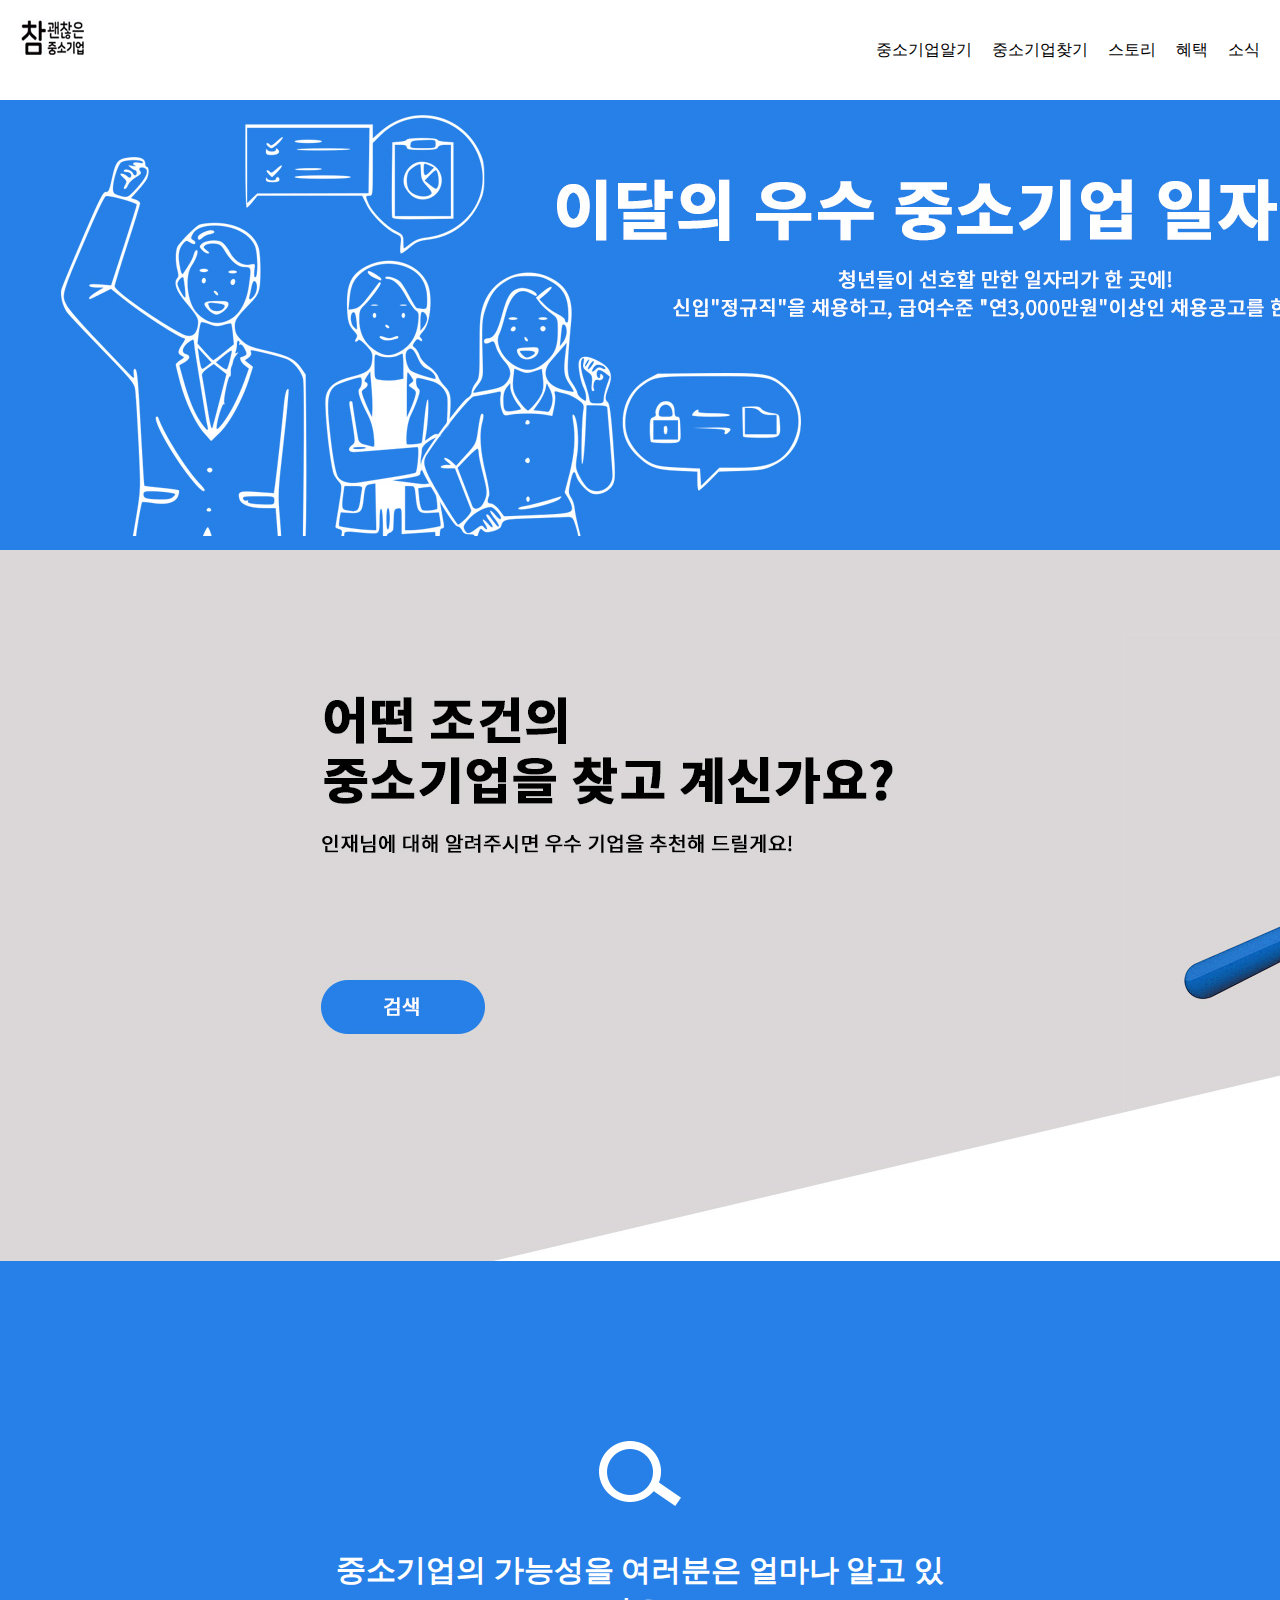
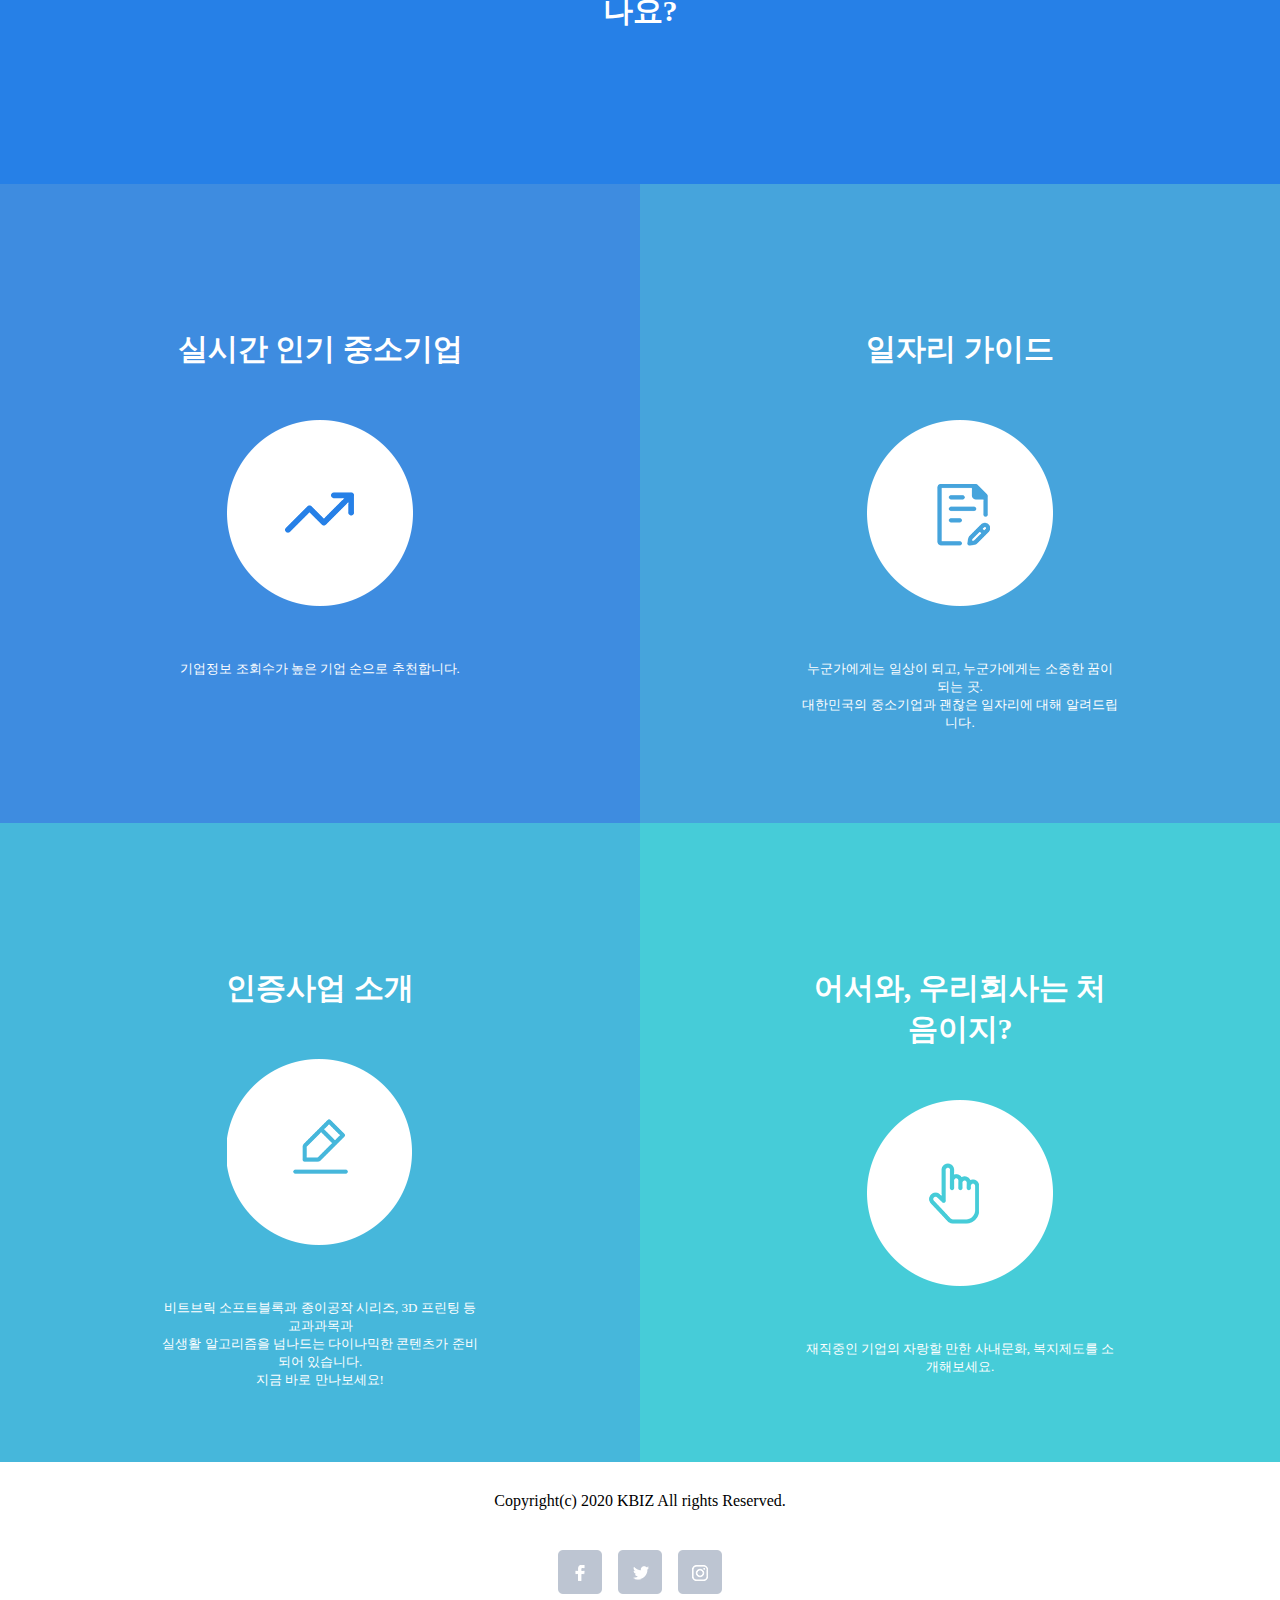
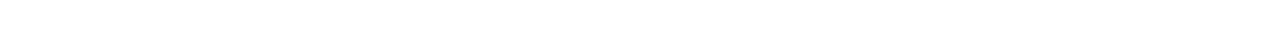
<file: project1/index.html>
<!DOCTYPE html>
<html lang="en">
<head>
    <meta charset="UTF-8">
    <meta http-equiv="X-UA-Compatible" content="IE=edge">
    <meta name="viewport" content="width=device-width, initial-scale=1.0">
    <link rel="icon" href="images/logo.png">
    <title>참괜찮은중소기업</title>
    <style type="text/css">
        *{padding: 0; margin: 0;}
        .header{height: 100px; line-height: 100px;}
        .logo{width: 150px; height: 50px; float: left; padding-left: 20px;}

        .menu>li{float: left; list-style: none; padding-right: 20px;}

        .menu{float: right;}

        .maining{width: 100%; height: 450px; background-image: url(images/maining.jpg)}

        .box1{width: 100%; height: 711px; background-image: url(images/box1_img.jpg);}

        .box2{width: 100%; height: 523px; background-color: #2680e7;}

        .box2>div{width: 50%; margin: 0 auto; text-align: center; color: white; padding-top: 180px;}

        .box2>div>h3{padding: 10px;padding-top: 40px;
    font-size: 30px;}

        .box3_left{width: 50%; height: 639px; background-color: #3e8ce0; float: left;}

        .box3>.box3_left>div{width: 50%; margin: 0 auto; text-align: center; color: white; padding-top: 145px;}
        .box3>.box3_left>div>h3{padding-bottom: 50px; font-size: 30px;}
        .box3>.box3_left>div>p{padding-top: 50px; font-size: 13px;}

        .box3_right{width: 50%; height: 639px; background-color:#46a4dc;float: right;}

        .box3>.box3_right>div{width: 50%; margin: 0 auto; text-align: center; color: white; padding-top: 145px;}

        .box3>.box3_right>div>h3{padding-bottom: 50px; font-size: 30px;}
        .box3>.box3_right>div>p{padding-top: 50px; font-size: 13px;}


        .box4_left{width: 50%; height: 639px; background-color:#46b7db; float: left;}

        .box4>.box4_left>div{width: 50%; margin: 0 auto; text-align: center; color: white; padding-top: 145px;}

        .box4>.box4_left>div>h3{padding-bottom: 50px; font-size: 30px;}
        .box4>.box4_left>div>p{padding-top: 50px; font-size: 13px;}

        .box4_right{width: 50%; height: 639px; background-color:#46ccd8; float: right;}

        .box4>.box4_right>div{width: 50%; margin: 0 auto; text-align: center; color: white; padding-top: 145px;}

        .box4>.box4_right>div>h3{padding-bottom: 50px; font-size: 30px;}
        .box4>.box4_right>div>p{padding-top: 50px; font-size: 13px;}

        .copyright{text-align: center; padding-top: 30px;}

        .sns>li{list-style: none; width: 50px; height: 50px; text-align: center; line-height: 50px; float: left; margin: 0 5px; }

        .sns{width: 180px; margin: 0 auto; padding: 40px;}
        .clear{clear: both;}
       
    </style>
</head>
<body>
    <div class="wrap">
        <div class="header">
            <div class="logo">
                <img src="images/logo.png" alt="로고">
            </div>
            <ul class="menu">
                <li>중소기업알기</li>
                <li>중소기업찾기</li>
                <li>스토리</li>
                <li>혜택</li>
                <li>소식</li>
                <div class="clear"></div>
            </ul>
            <div class="clear"></div>
        </div>
        <div class="maining"></div>
        <div class="contents">
            <div class="box1"></div>
            <div class="box2">
                <div>
                    <img src="images/box2_icon.png" alt="돋보기">
                    <h3>중소기업의 가능성을 여러분은 얼마나 알고 있나요?</h3>
                </div>
            </div>
            <div class="box3">
                <div class="box3_left">
                    <div>
                        <h3>실시간 인기 중소기업</h3>
                        <img src="images/box3_left_icon.png" alt="화살표">
                        <p>기업정보 조회수가 높은 기업 순으로 추천합니다.</p>
                    </div>
                </div>
                <div class="box3_right">
                    <div>
                        <h3>일자리 가이드</h3>
                        <img src="images/box3_right_icon.png" alt="가이드">
                        <p>누군가에게는 일상이 되고, 누군가에게는 소중한 꿈이 되는 곳.<br>
                        대한민국의 중소기업과 괜찮은 일자리에 대해 알려드립니다.</p>
                    </div>
                </div>
                <div class="clear"></div>
            </div>
            <div class="box4">
                <div class="box4_left">
                <div>
                    <h3>인증사업 소개</h3>
                    <img src="images/box4_left_icon.png" alt="연필">
                    <p>비트브릭 소프트블록과 종이공작 시리즈, 3D 프린팅 등 교과과목과<br>
                    실생활 알고리즘을 넘나드는 다이나믹한 콘텐츠가 준비되어 있습니다.<br>
                    지금 바로 만나보세요!</p>
                </div>
            </div>
            <div class="box4_right">
                <div>
                    <h3>어서와, 우리회사는 처음이지?</h3>
                    <img src="images/box4_right_icon.png" alt="손가락">
                    <p>재직중인 기업의 자랑할 만한 사내문화, 복지제도를 소개해보세요.</p>
                </div>
            </div>
            <div class="clear"></div>
        <div class="footer">
            <p class="copyright">
            Copyright(c) 2020 KBIZ All rights Reserved.</p>
            <ul class="sns">
                <li><img src="images/sns_f.png"></li>
                <li><img src="images/sns_t.png"></li>
                <li><img src="images/sns_in.png"></li>
                <div class="clear"></div>
            </ul>
        </div>
    </div>
</body>
</html>
</file>
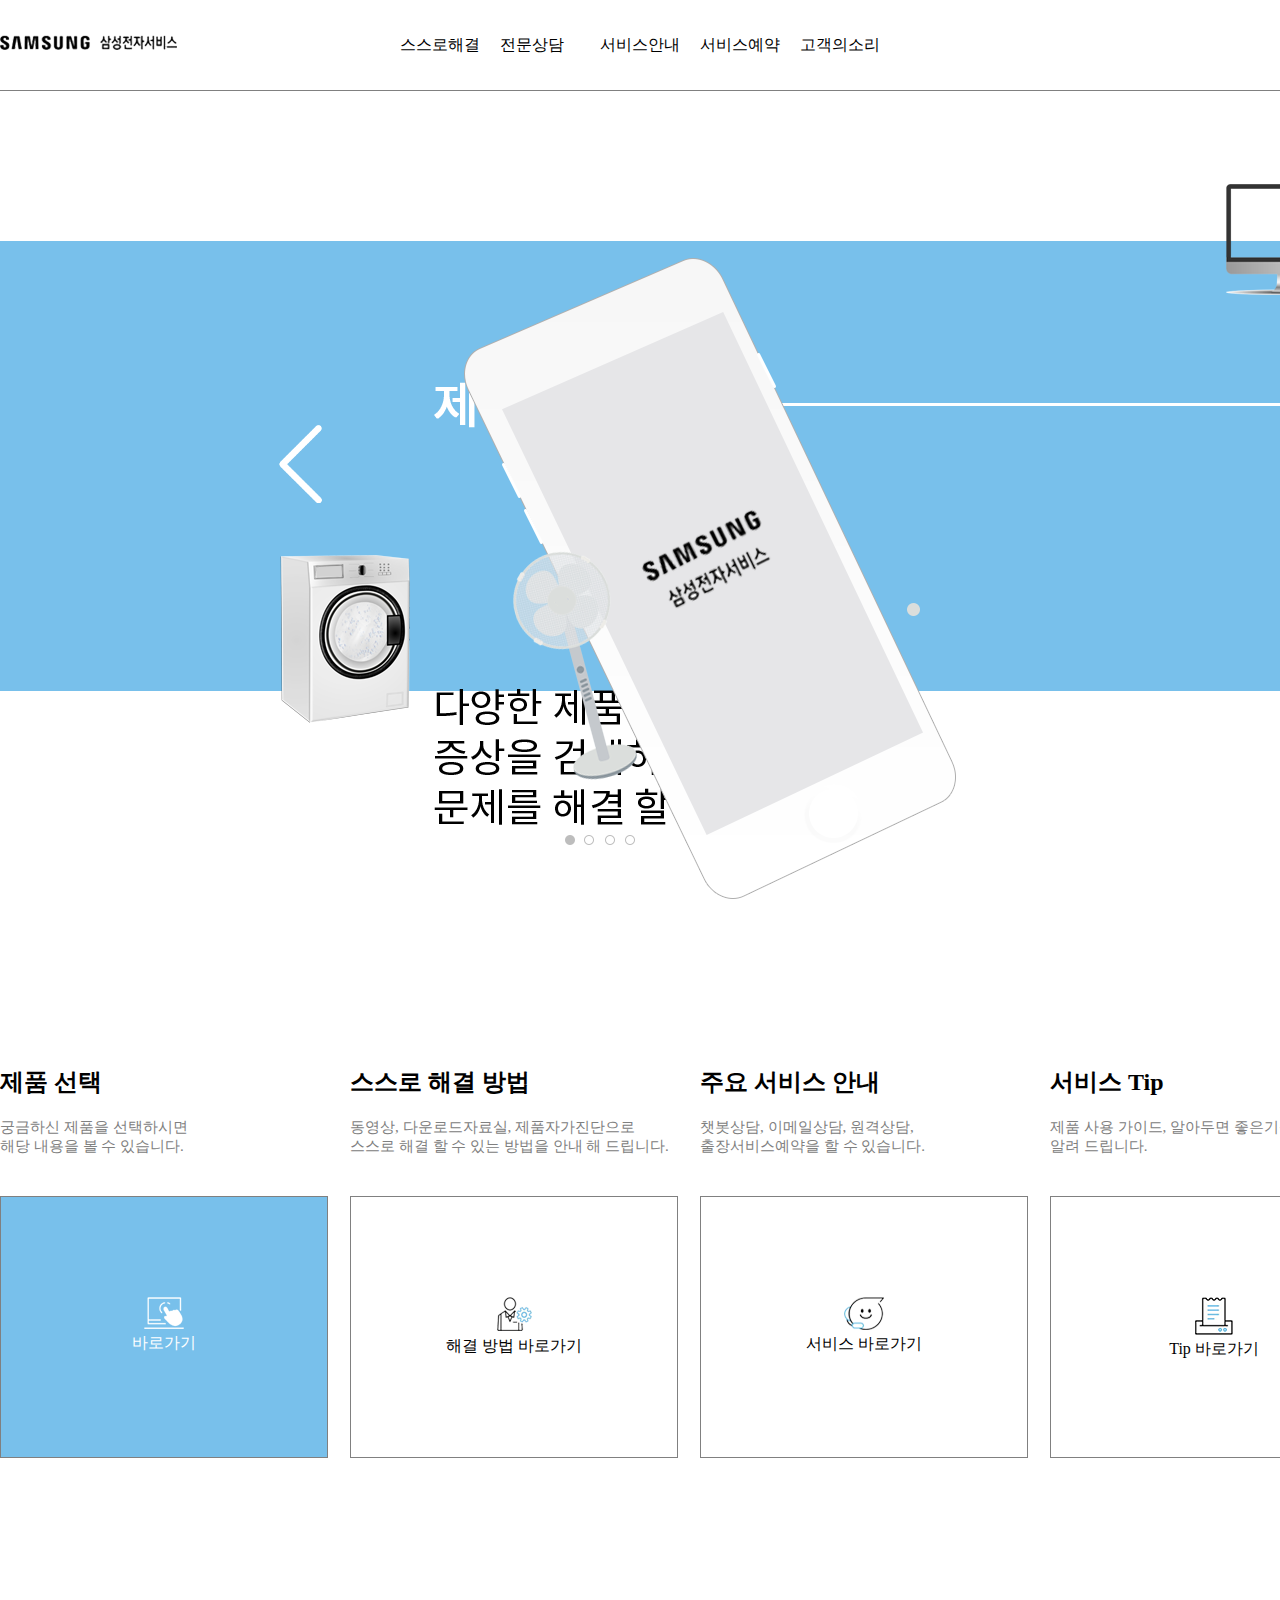
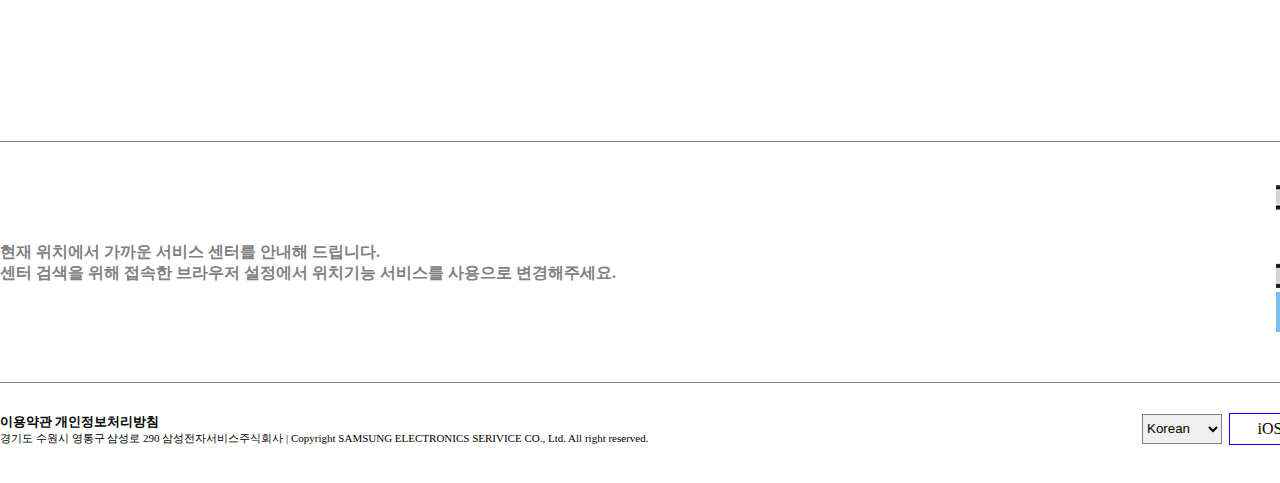
<file: project2/index.html>
<!DOCTYPE html>
<html lang="en">
<head>
    <meta charset="UTF-8">
    <meta http-equiv="X-UA-Compatible" content="IE=edge">
    <meta name="viewport" content="width=device-width, initial-scale=1.0">
    <link rel="icon" href="images/S_logo.PNG">
    <title>삼성전자서비스</title>
    <link href="css/style.css" rel="stylesheet" type="text/css">
</head>
<body>
    <div class="wrap">
        <div class="header">
            <div class="inner">
                <div class="logo">
                    <img src="images/logo.png" alt="로고">
                </div>
                <ul class="menu">
                    <li>스스로해결</li>
                    <li>전문상담</li>
                    <li>서비스안내</li>
                    <li>서비스예약</li>
                    <li>고객의소리</li>
                </ul>
                <div class="top_banner">
                    <span>소품샵</span>
                    <span class="one"><img src="images/top_icon.png" alt="탑배너아이콘"></span>
                </div>
                <div class="clear"></div>
            </div>
        </div>
        <div class="mainimg">
            <div class="main_bg"></div>
            <div class="main_img"></div>
            <div class="phon"></div>
        </div>
        <div class="contents">
            <div class="box1">
                <div class="inner">
                    <div class="list">
                       <h2>제품 선택</h2>
                       <p>궁금하신 제품을 선택하시면<br>
                       해당 내용을 볼 수 있습니다.</p>
                       <div class="color"><img src="images/icon1.png" alt="바로가기아이콘">
                    <p class="go_color">바로가기</p></div> 
                    </div>
                    <div class="list">
                        <h2>스스로 해결 방법</h2>
                        <p>동영상, 다운로드자료실, 제품자가진단으로<br>
                        스스로 해결 할 수 있는 방법을 안내 해 드립니다.</p>
                        <div class="line"><img src="images/icon2.png" alt="해결방법바로가기">
                        <p>해결 방법 바로가기</p></div>
                    </div>
                    <div class="list">
                        <h2>주요 서비스 안내</h2>
                        <p>챗봇상담, 이메일상담, 원격상담,<br>
                        출장서비스예약을 할 수 있습니다.</p>
                        <div class="line"><img src="images/icon3.png" alt="서비스바로가기아이콘">
                        <p>서비스 바로가기</p></div>
                    </div>
                    <div class="list">
                        <h2>서비스 Tip</h2>
                        <p>제품 사용 가이드, 알아두면 좋은기능을<br>
                        알려 드립니다.</p>
                        <div class="line"><img src="images/icon4.png" alt="팁바로가기아이콘">
                        <p>Tip 바로가기</p></div>
                    </div>
                    <div class="clear"></div>
                </div>
            </div>

            <div class="box2">
                <div class="inner">
                    <p class="box_text">
                        현재 위치에서 가까운 서비스 센터를 안내해 드립니다.<br>
                        센터 검색을 위해 접속한 브라우저 설정에서 위치기능 서비스를 사용으로 변경해주세요.
                    </p>
                    <div class="box_img">
                        <img src="images/icon5.png" alt="위치아이콘">
                        <p class="center">센터찾기</p>
                    </div>
                    <div class="clear"></div>
                </div>
            </div>
        </div>
        <div class="footer">
            <div class="inner">
                <p class="footer_info">
                    <span>이용약관 개인정보처리방침<br>
                    </span>
                    경기도 수원시 영통구 삼성로 290 삼성전자서비스주식회사 | Copyright SAMSUNG ELECTRONICS SERIVICE CO., Ltd. All right reserved.  
                </p>
                <ul class="footer_btn">
                    <li class="border_none">
                        <select>
                            <option>Korean</option>
                            <option>English</option>
                            <option>Japanese</option>
                        </select>
                    </li>
                    <li>iOS</li>
                    <li>Android</li>
                </ul>
            </div>
        </div>
    </body>
</html>
</file>
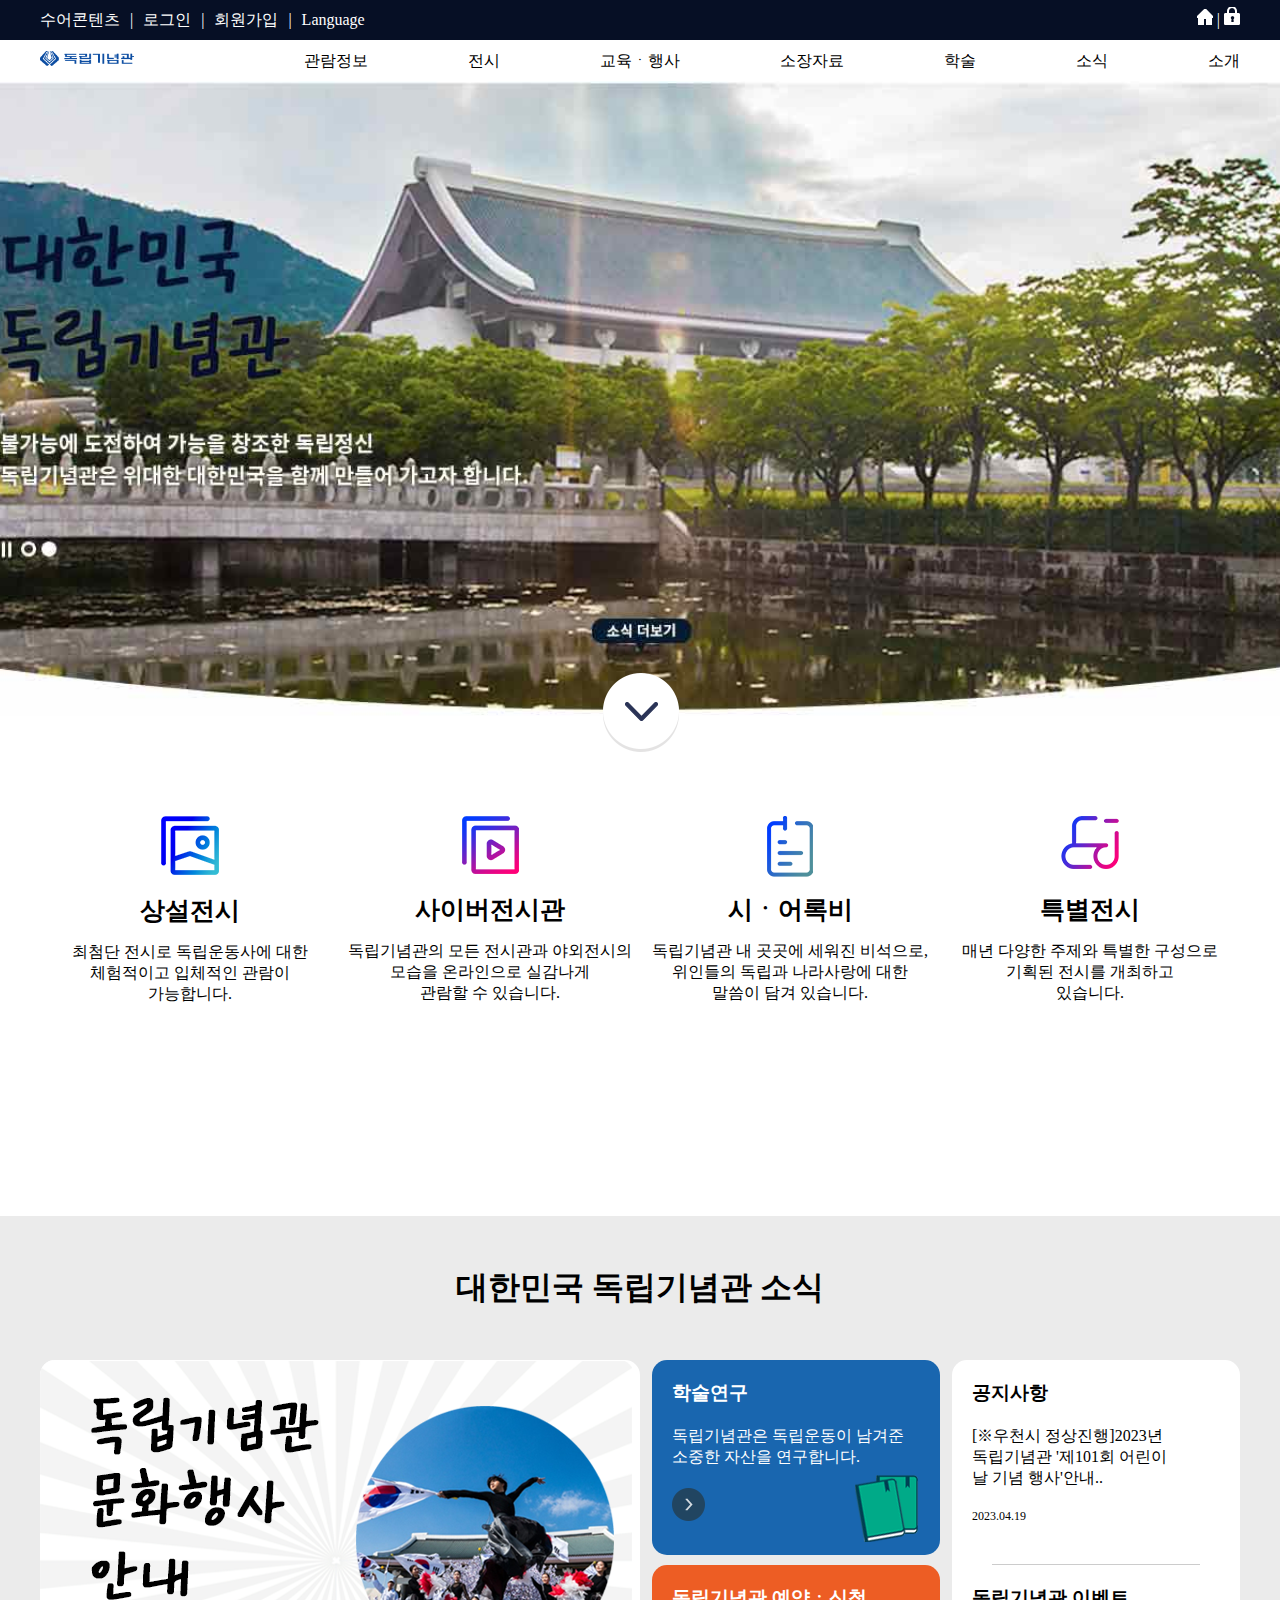
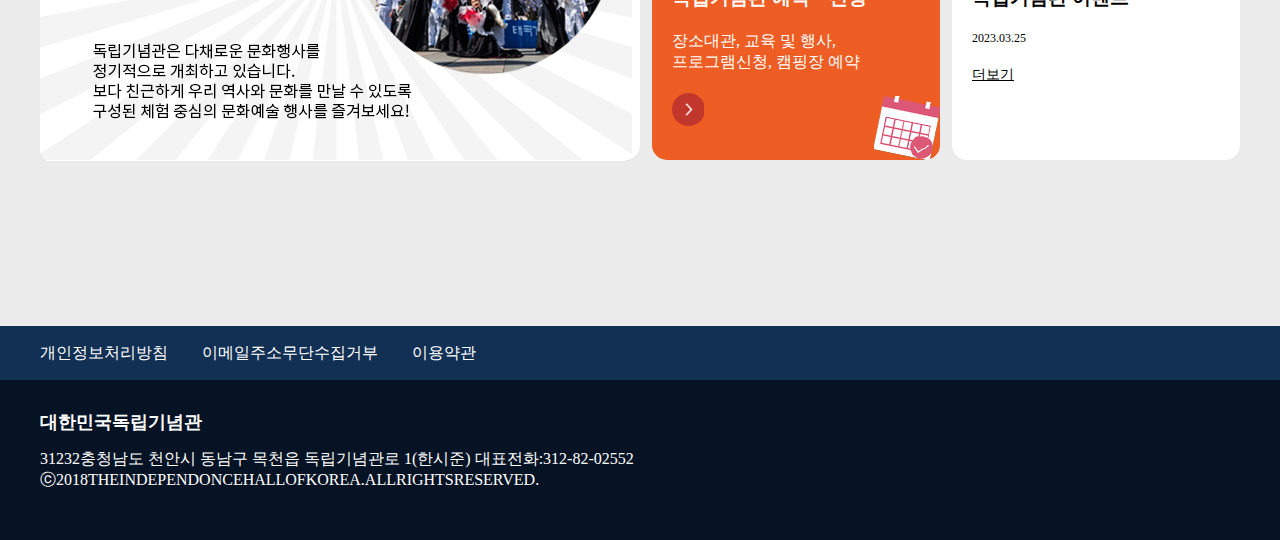
<file: project3/index.html>
<!DOCTYPE html>
<html lang="en">
<head>
    <meta charset="UTF-8">
    <meta http-equiv="X-UA-Compatible" content="IE=edge">
    <meta name="viewport" content="width=device-width, initial-scale=1.0">
    <link rel="icon" href="images/1_logo.PNG">
    <title>독립기념관</title>
    <link href="css2/style.css" type="text/css" rel="stylesheet">
</head>
<body>
    <div class="wrap">
        <div class="heard">
            <div class="top_black">
                <div class="inner">
                    <ul class="black_left">
                        <li>수어콘텐츠</li>
                        <li>로그인</li>
                        <li>회원가입</li>
                        <li>Language</li>
                        <div class="clear"></div>
                    </ul>
                    <div class="black_right">
                        <span><img src="images/home_btn.png" alt="홈버튼"></span>
                        <span>|</span>
                        <span><img src="images/login_btn.png" alt="로그인"></span>
                    </div>
                    <div class="clear"></div>
                </div>
            </div>
            <div class="top_white">
                <div class="inner">
                    <div class="logo">
                        <img src="images/logo.png" alt="로고">
                    </div>
                    <ul class="menu">
                        <li>관람정보</li>
                        <li>전시</li>
                        <li>교육ㆍ행사</li>
                        <li>소장자료</li>
                        <li>학술</li>
                        <li>소식</li>
                        <li>소개</li>
                        <div class="clear"></div>
                    </ul>
                    <div class="menu_btn">
                        <img src="images/menu_btn.png" alt="메뉴버튼">
                    </div>
                    <div class="clear"></div>
                </div>
            </div>
        </div>
        <div class="mainimg">
            <div class="down_btn">
                <img src="images/arrow_btn.png" alt="아랫쪽버튼">
            </div>
        </div>
        <div class="contents">
            <div class="box1">
                <div class="inner">
                    <div class="list">
                        <img src="images/icon_1.png" alt="상설전시">
                        <h3>상설전시</h3>
                        <p>최첨단 전시로 독립운동사에 대한<br>
                        체험적이고 입체적인 관람이<br>
                        가능합니다.</p>
                    </div>
                    <div class="list">
                        <img src="images/icon_2.png" alt="사이버전시관">
                        <h3>사이버전시관</h3>
                        <p>독립기념관의 모든 전시관과 야외전시의<br>
                        모습을 온라인으로 실감나게<br>
                        관람할 수 있습니다.</p>
                    </div>
                    <div class="list">
                        <img src="images/icon_3.png" alt="시ㆍ어록비">
                        <h3 class="one">시ㆍ어록비</h3>
                        <p>독립기념관 내 곳곳에 세워진 비석으로,<br>
                        위인들의 독립과 나라사랑에 대한<br>
                        말씀이 담겨 있습니다.</p>
                    </div>
                    <div class="list">
                        <img src="images/icon_4.png" alt="특별전시">
                        <h3 class="two">특별전시</h3>
                        <p>매년 다양한 주제와 특별한 구성으로<br>
                        기획된 전시를 개최하고<br>
                        있습니다.</p>
                    </div>
                    <div class="clear"></div>
                </div>
            </div>
            <div class="box2">
                <div class="inner">
                    <h1>대한민국 독립기념관 소식</h1>
                    <div class="box2_set">
                        <div class="set_left">
                            <img src="images/box.png" alt="문화행사안내">
                        </div>
                        <div class="set_cen">
                            <div class="blue">
                                <div>
                                    <h3>학술연구</h3>
                                    <p>독립기념관은 독립운동이 남겨준<br>
                                    소중한 자산을 연구합니다.</p>
                                    <img src="images/arrow_2.png" alt="화살표">
                                </div>
                            </div>
                            <div class="red">
                                <div>
                                    <h3>독립기념관 예약ㆍ신청</h3>
                                    <p>장소대관, 교육 및 행사,<br>
                                    프로그램신청, 캠핑장 예약</p>
                                    <img src="images/arrow_3.png" alt="화살표">
                                </div>
                            </div>
                        </div>
                        <div class="set_right">
                            <div>
                                <h3>공지사항</h3>
                                <p>[※우천시 정상진행]2023년<br>
                                독립기념관 '제101회 어린이<br>
                                날 기념 행사'안내..</p>
                                <p class="date">2023.04.19</p>
                                <div class="line"></div>
                                <h3>독립기념관 이벤트</h3>
                                <p class="date">2023.03.25</p>
                                <p class="more">더보기</p>
                            </div>
                        </div>
                        <div class="clear"></div>
                    </div>
                </div>
            </div>
        </div>
        <div class="footer">
            <div class="footer_top">
                <div class="inner">
                    <p>
                        <span>개인정보처리방침</span>
                        <span>이메일주소무단수집거부</span>
                        <span>이용약관</span>
                    </p>
                </div>
            </div>
            <div class="footer_bottom">
                <div class="inner">
                    <p>대한민국독립기념관</p>
                    <p>31232충청남도 천안시 동남구 목천읍 독립기념관로 1(한시준) 대표전화:312-82-02552<br>
                    ⓒ2018THEINDEPENDONCEHALLOFKOREA.ALLRIGHTSRESERVED.</p>
                </div>
            </div>
        </div>
    </div>
</body>
</html>
</file>
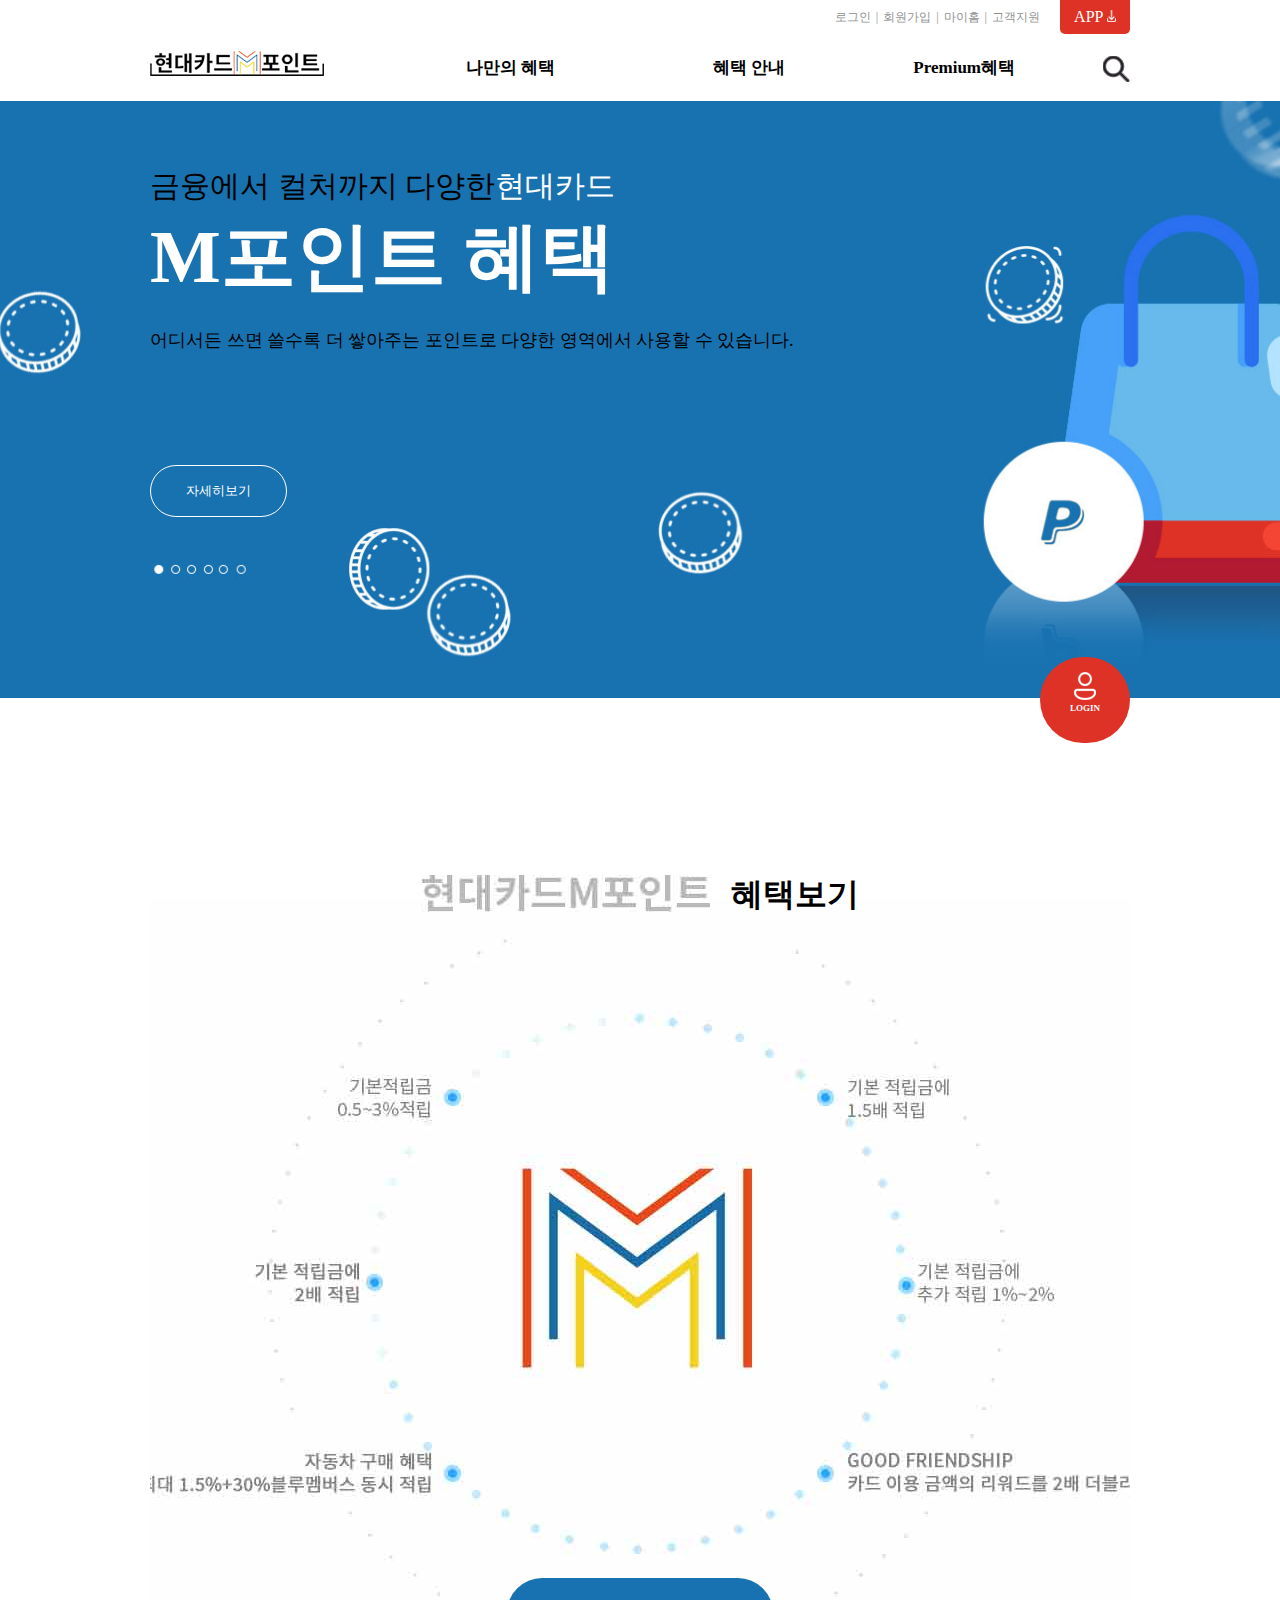
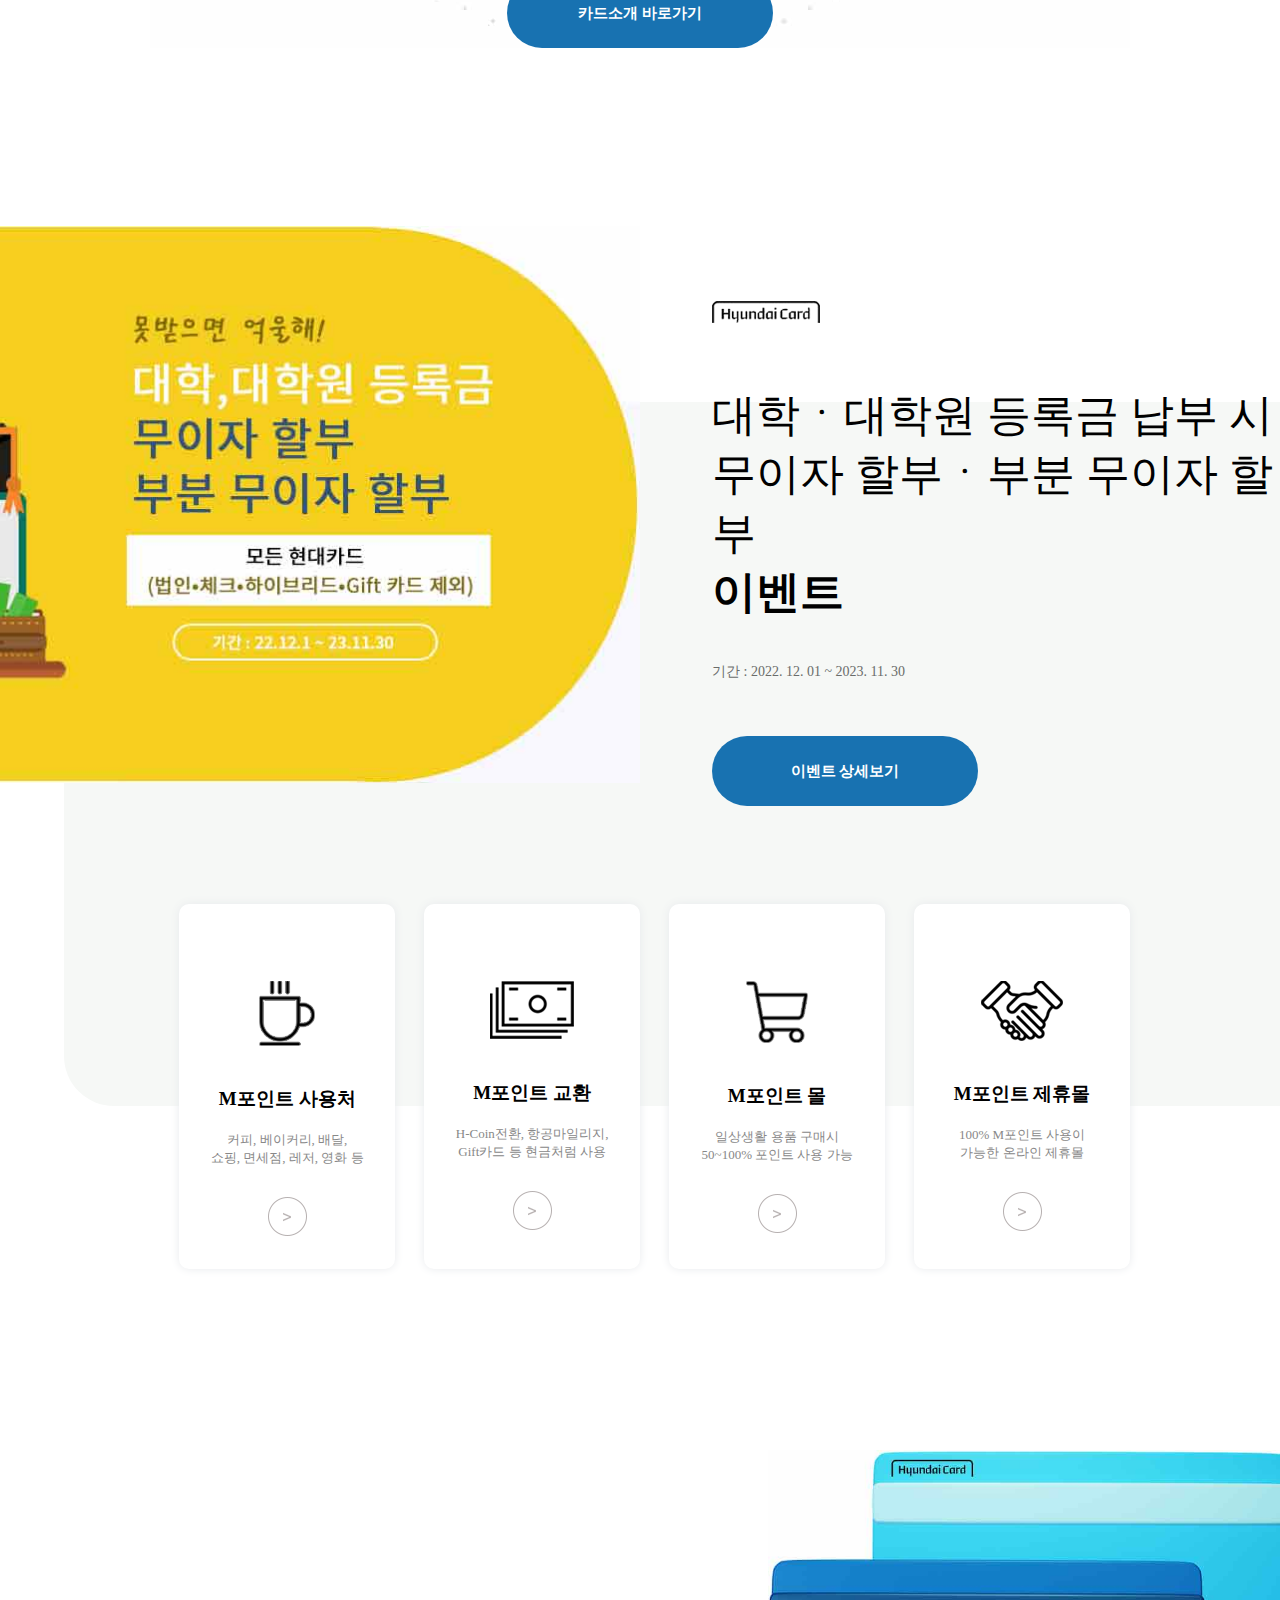
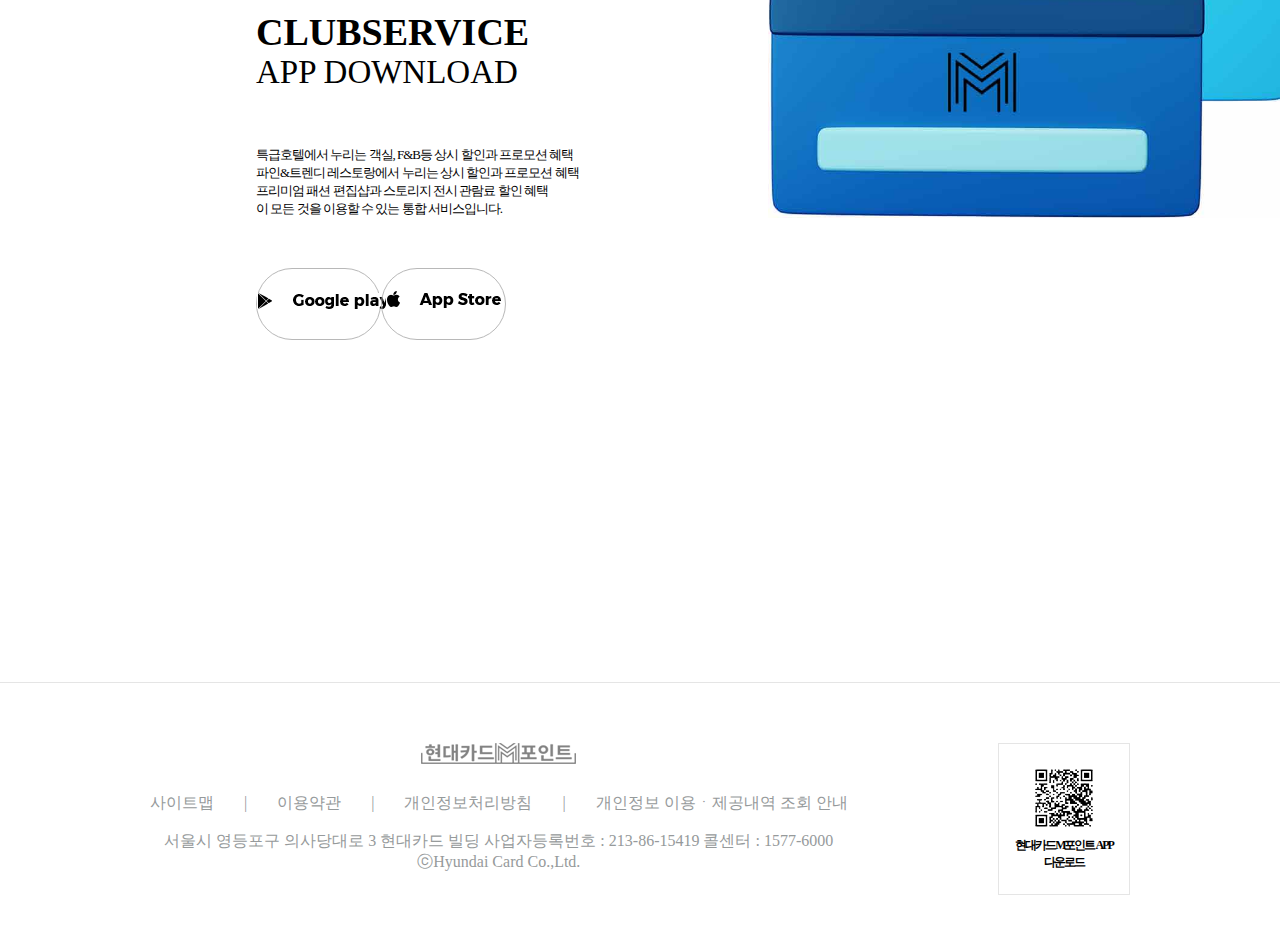
<file: project4/index.html>
<!DOCTYPE html>
<html lang="en">

<head>
    <meta charset="UTF-8">
    <meta http-equiv="X-UA-Compatible" content="IE=edge">
    <meta name="viewport" content="width=device-width, initial-scale=1.0">
    <link rel="icon" href="images/1_logo.PNG">
    <title>현대카드M포인트</title>
    <link href="css/style.css" type="text/css" rel="stylesheet">
</head>

<body>
    <div class="wrap">
        <div class="header">
            <div class="top_header">
                <div class="inner">
                    <div>
                        <ul>
                            <li>로그인</li>
                            <li>회원가입</li>
                            <li>마이홈</li>
                            <li>고객지원</li>
                            <div class="clear"></div>
                        </ul>
                        <div class="app">
                            <span>APP</span>
                            <span><img src="images/앱다운로드.png" alt="앱다운로드"></span>
                        </div>
                        <div class="clear"></div>
                    </div>
                    <div class="clear"></div>
                </div>
            </div>
            <div class="bottom_header">
                <div class="inner">
                    <div class="logo"><img src="images/상단로고.png" alt="로고"></div>
                    <ul class="menu">
                        <li>나만의 혜택</li>
                        <li>혜택 안내</li>
                        <li>Premium혜택</li>
                        <div class="clear"></div>
                    </ul>
                    <div class="search"><img src="images/돋보기.png" alt="검색"></div>
                    <div class="clear"></div>
                </div>
            </div>
        </div>
        <div class="mainimg">
            <div class="inner">
                <div class="main_text">
                    <h3>금융에서 컬처까지 다양한<span>현대카드</span></h3>
                    <h1>M포인트 혜택</h1>
                    <p>어디서든 쓰면 쓸수록 더 쌓아주는 포인트로 다양한 영역에서 사용할 수 있습니다.</p>
                    <div class="btn1">자세히보기</div>
                </div>
                <div class="login_btn"><img src="images/로그인.png" alt="로그인">
                    <p>LOGIN</p>
                </div>
            </div>
        </div>
        <div class="contents">
            <div class="box1">
                <div class="inner">
                    <h1><span><img src="images/현대카드M포인트.jpg" alt="현대카드M포인트"></span><span>혜택보기</span></h1>
                    <div class="btn2">카드소개 바로가기</div>
                </div>
            </div>
            <div class="box2">
                <div class="box2_bg"></div>
                <div class="box2_img">
                    <div class="box2_left"></div>
                    <div class="box2_right">
                        <div class="box2_text">
                            <img src="images/현대카드로고.png" alt="현대카드">
                            <h1>
                                대학ㆍ대학원 등록금 납부 시<br>
                                무이자 할부ㆍ부분 무이자 할부<br><span>이벤트</span>
                            </h1>
                            <p>기간 : 2022. 12. 01 ~ 2023. 11. 30</p>
                            <div class="btn2">이벤트 상세보기</div>
                        </div>
                    </div>
                    <div class="clear"></div>
                </div>
                <div class="inner">
                    <div class="card">
                        <img src="images/아이콘1.png" alt="포인트사용처">
                        <h4>M포인트 사용처</h4>
                        <p>커피, 베이커리, 배달,<br>쇼핑, 면세점, 레저, 영화 등</p>
                        <img src="images/화살표.png" alt="바로가기">
                    </div>
                    <div class="card">
                        <img src="images/아이콘2.png" alt="포인트교환">
                        <h4>M포인트 교환</h4>
                        <p>H-Coin전환, 항공마일리지,<br>Gift카드 등 현금처럼 사용</p>
                        <img src="images/화살표.png" alt="바로가기">
                    </div>
                    <div class="card">
                        <img src="images/아이콘3.png" alt="포인트몰">
                        <h4>M포인트 몰</h4>
                        <p>일상생활 용품 구매시<br>50~100% 포인트 사용 가능</p>
                        <img src="images/화살표.png" alt="바로가기">
                    </div>
                    <div class="card">
                        <img src="images/아이콘4.png" alt="포인트제휴몰">
                        <h4>M포인트 제휴몰</h4>
                        <p>100% M포인트 사용이<br>가능한 온라인 제휴몰</p>
                        <img src="images/화살표.png" alt="바로가기">
                    </div>
                    <div class="clear"></div>
                </div>
            </div>
            <div class="box3">
               
                <div class="inner">
                    <div>
                        <div class="box3_right"><img src="images/contents3.jpg" alt="카드"></div>
                        <div class="box3_left">
                            <h4>CLUBSERVICE</h4>
                            <p class="download">APP DOWNLOAD</p>
                            <p class="downloadtext">특급호텔에서 누리는 객실, F&B등 상시 할인과 프로모션 혜택<br> 파인&트렌디 레스토랑에서 누리는 상시 할인과 프로모션 혜택 <br>프리미엄 패션 편집샵과 스토리지 전시 관람료 할인 혜택<br> 이 모든 것을 이용할 수 있는 통합 서비스입니다.</p>
                            <div class="btn_set">
                                <div class="btn_left">
                                    <img src="images/구글.png" alt="구글플레이">
                                </div>
                                <div class="btn_right">
                                    <img src="images/애플.png" alt="앱스토어">
                                </div>
                                <div class="clear"></div>
                            </div>
                        </div>
                        <div class="clear"></div>
                    </div>
                </div>
            </div>
        </div>
        <div class="footer">
            <div class="inner">
                <div class="copyright">
                    <img src="images/하단로고.png" alt="현대카드로고">
                    <ul>
                        <li>사이트맵</li>
                        <li>이용약관</li>
                        <li>개인정보처리방침</li>
                        <li>개인정보 이용ㆍ제공내역 조회 안내</li>
                        <div class="clear"></div>
                    </ul>
                    <p>서울시 영등포구 의사당대로 3 현대카드 빌딩 사업자등록번호 : 213-86-15419 콜센터 : 1577-6000<br>
                    ⓒHyundai Card Co.,Ltd.</p>
                </div>
                <div class="appdownload">
                    <img src="images/코드.png" alt="QR코드">
                    <p>현대카드M포인트 APP<br>다운로드</p>
                </div>
                <div class="clear"></div>
            </div>
        </div>
    </div>
</body>

</html>
</file>
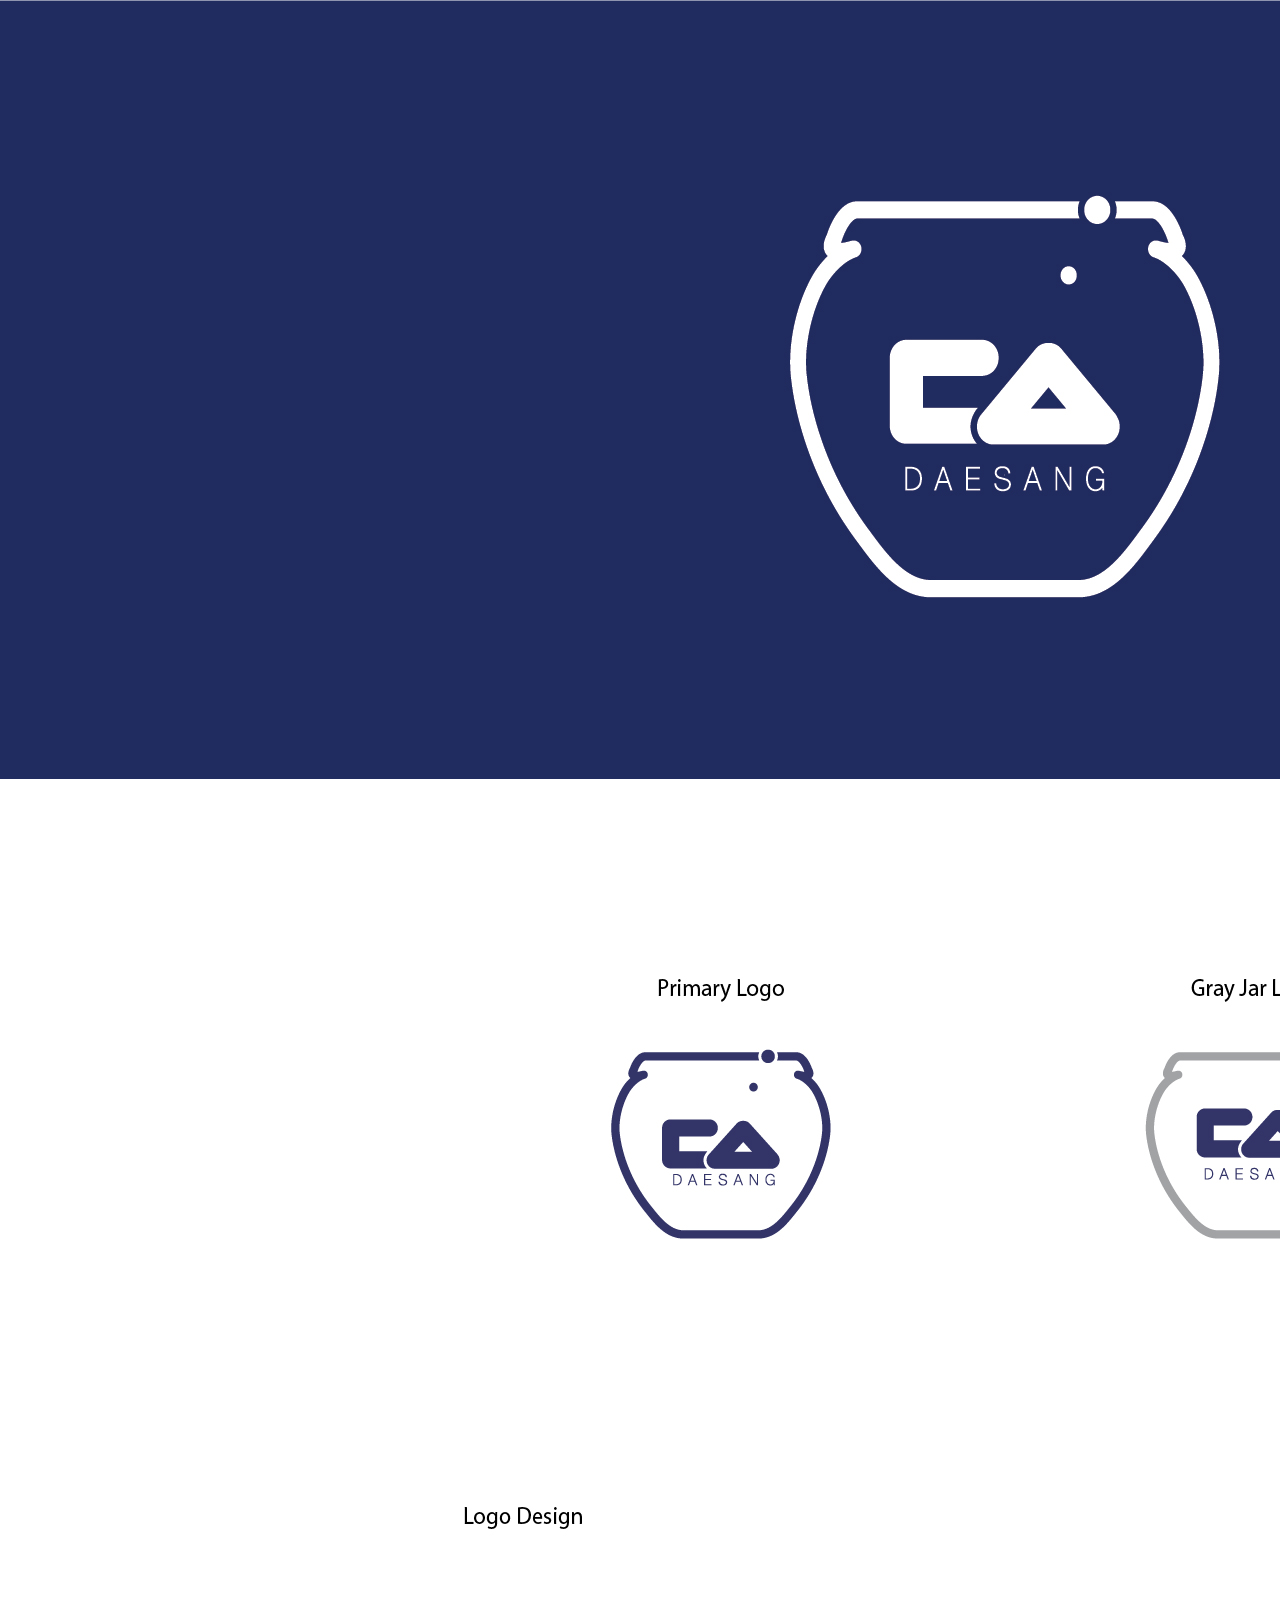
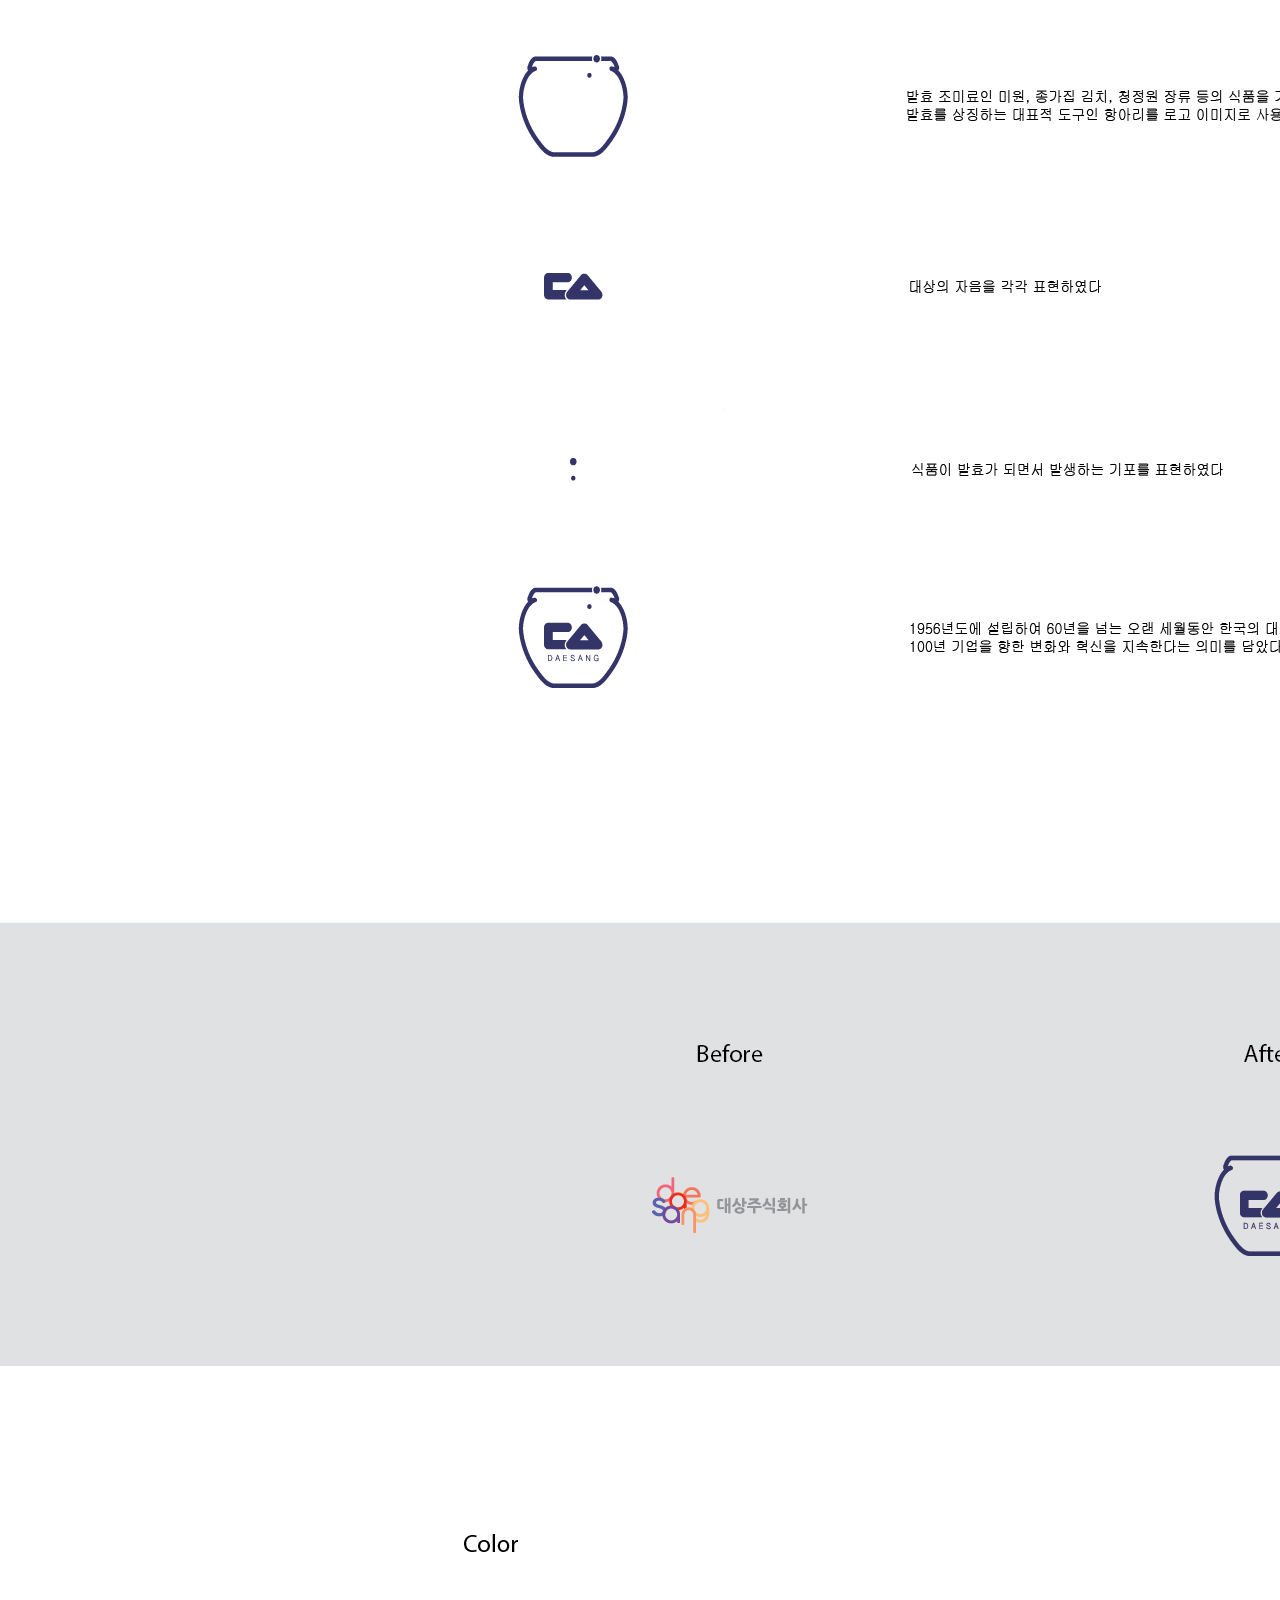
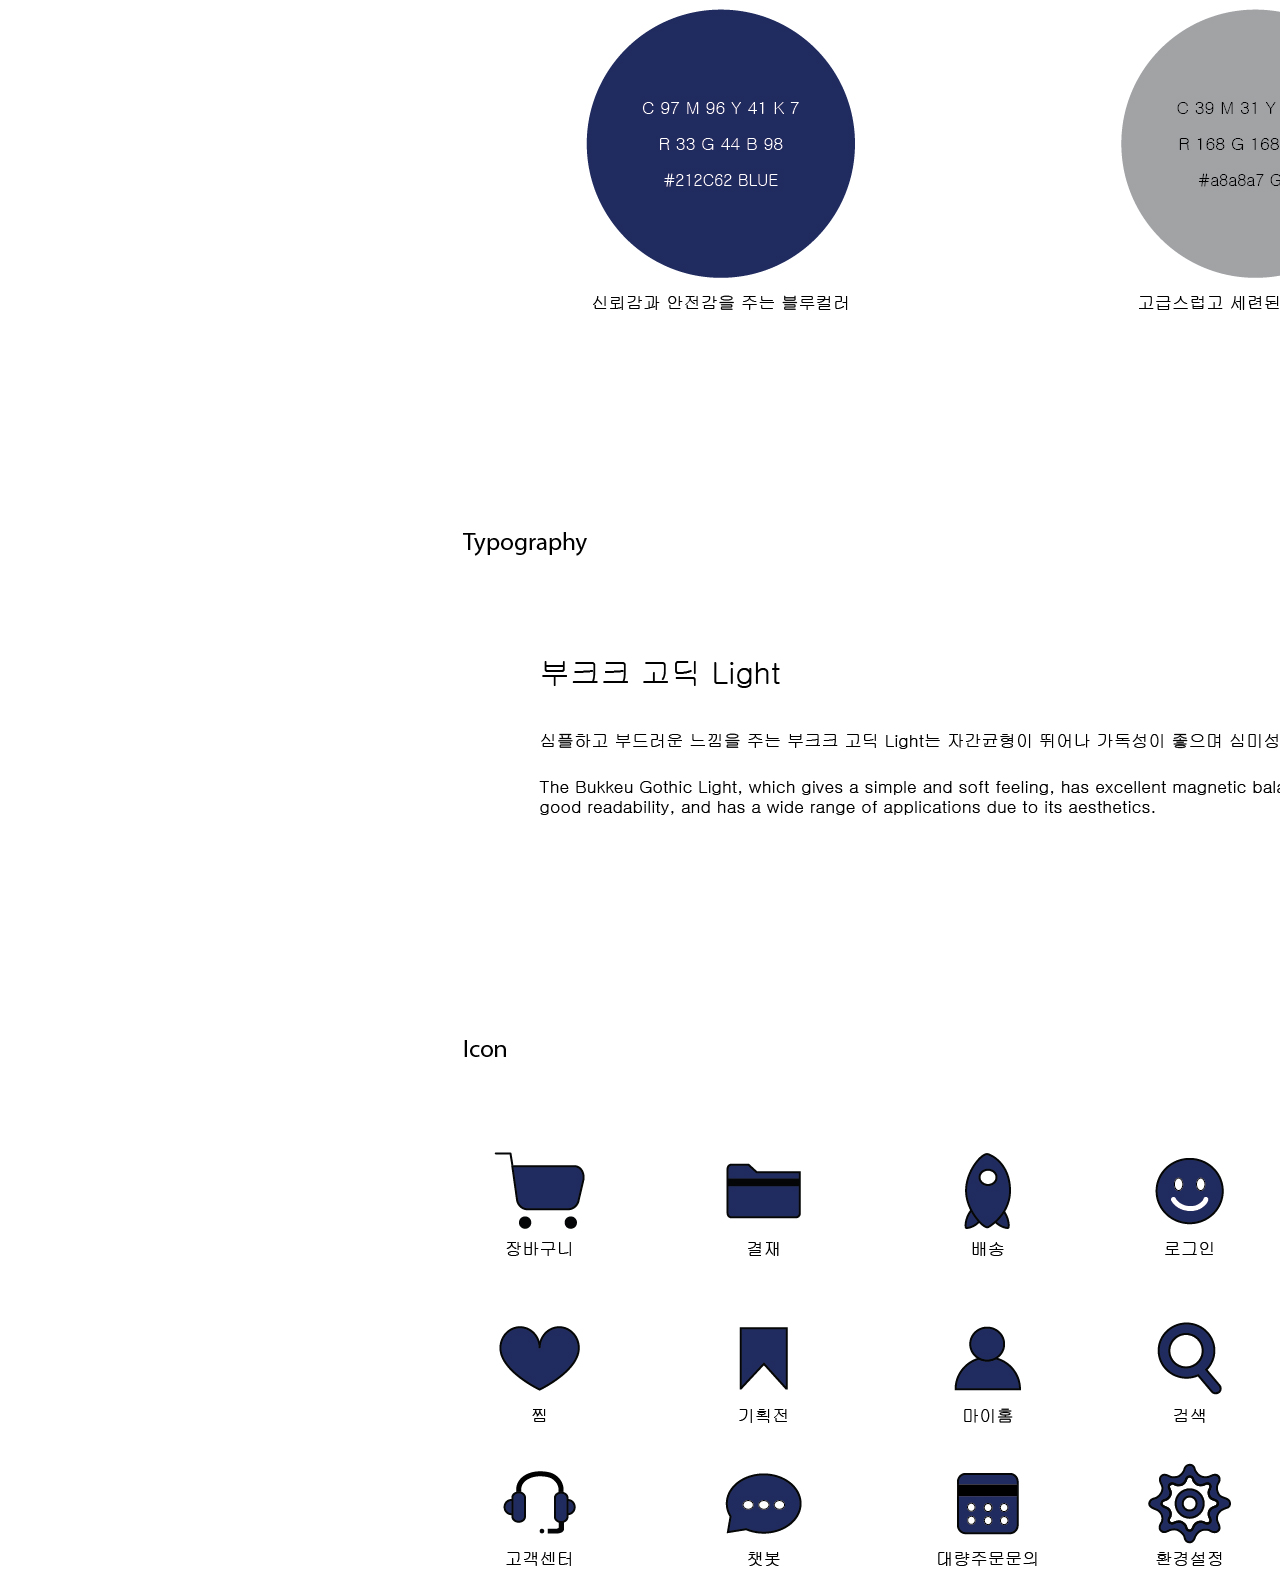
<file: DAESANG_logo.html>
<!DOCTYPE html>
<html lang="en">
<head>
    <meta charset="UTF-8">
    <meta name="viewport" content="width=device-width, initial-scale=1.0">
    <title>DAESANG</title>
    <style>
        *{padding: 0; margin: 0;}
        body{overflow-x: hidden;}
    </style>
</head>
<body>
    <img src="images/daesang_logo.jpg">
</body>
</html>
</file>
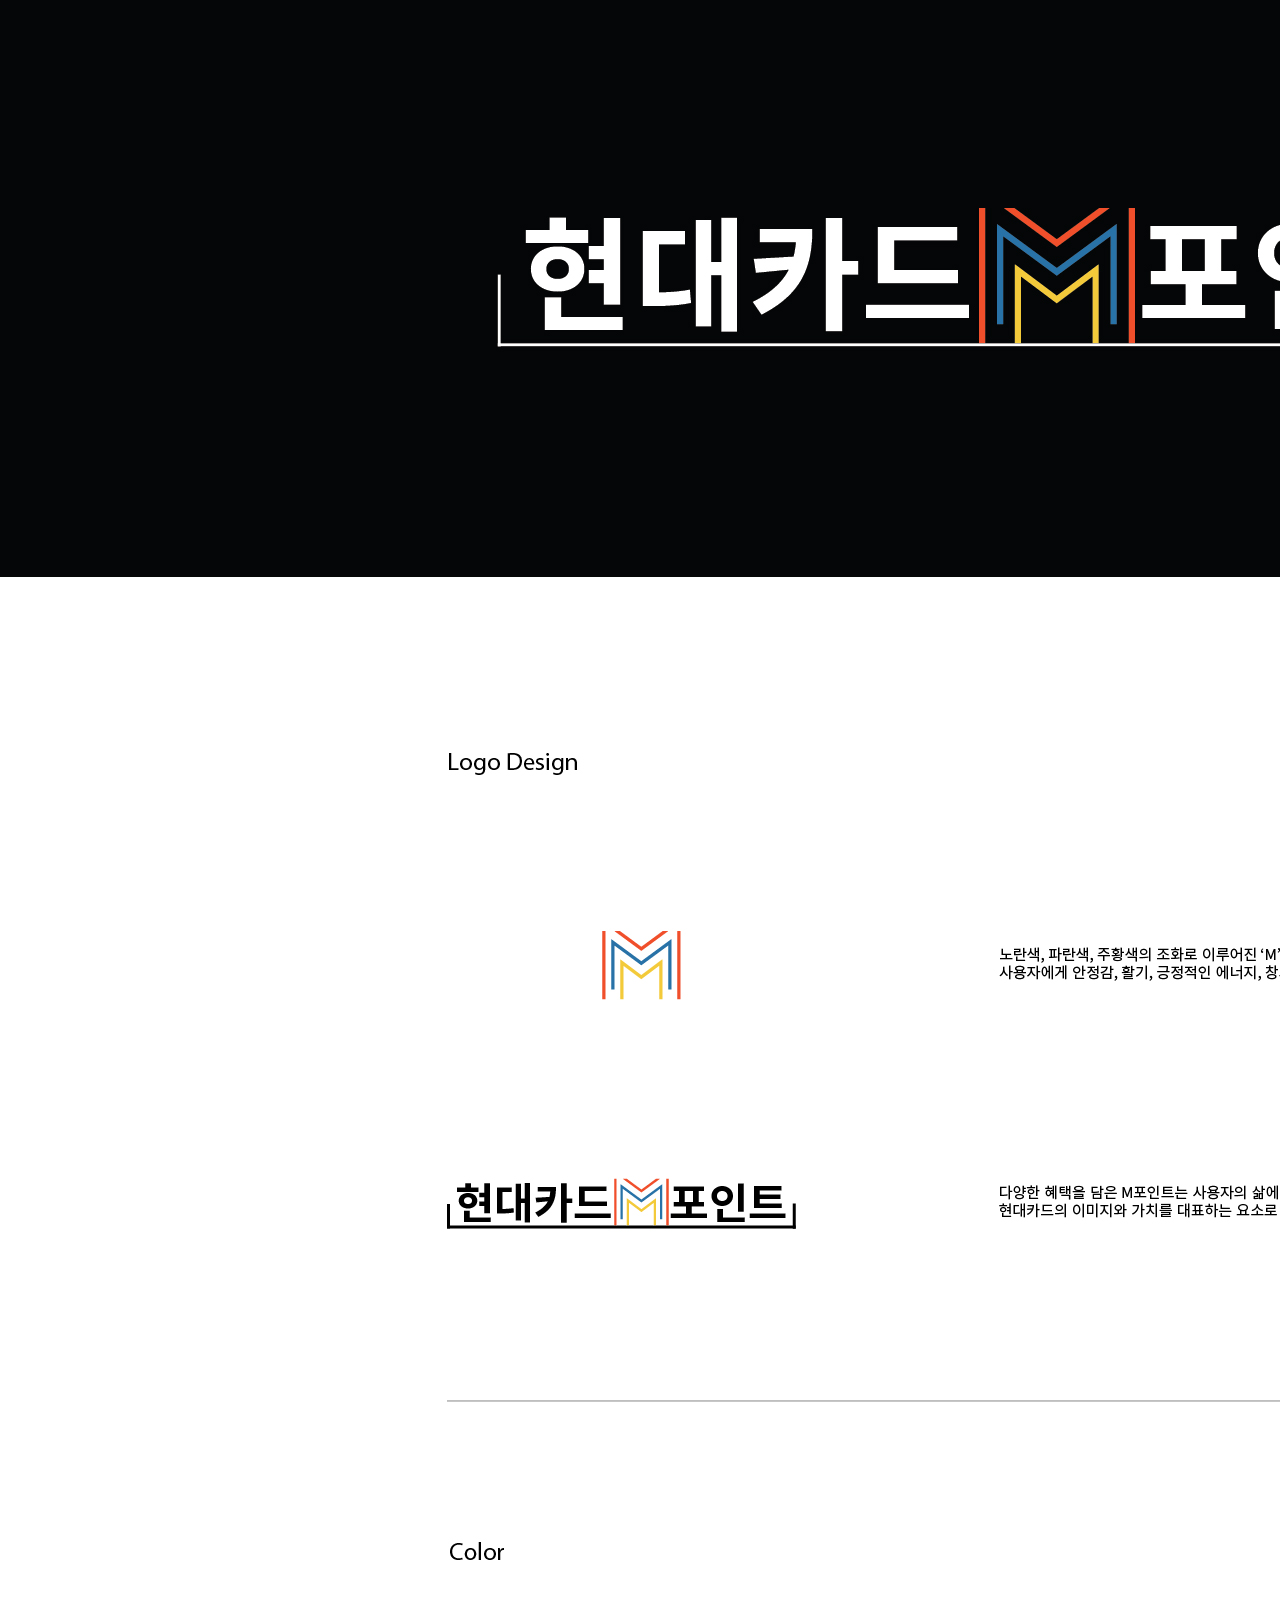
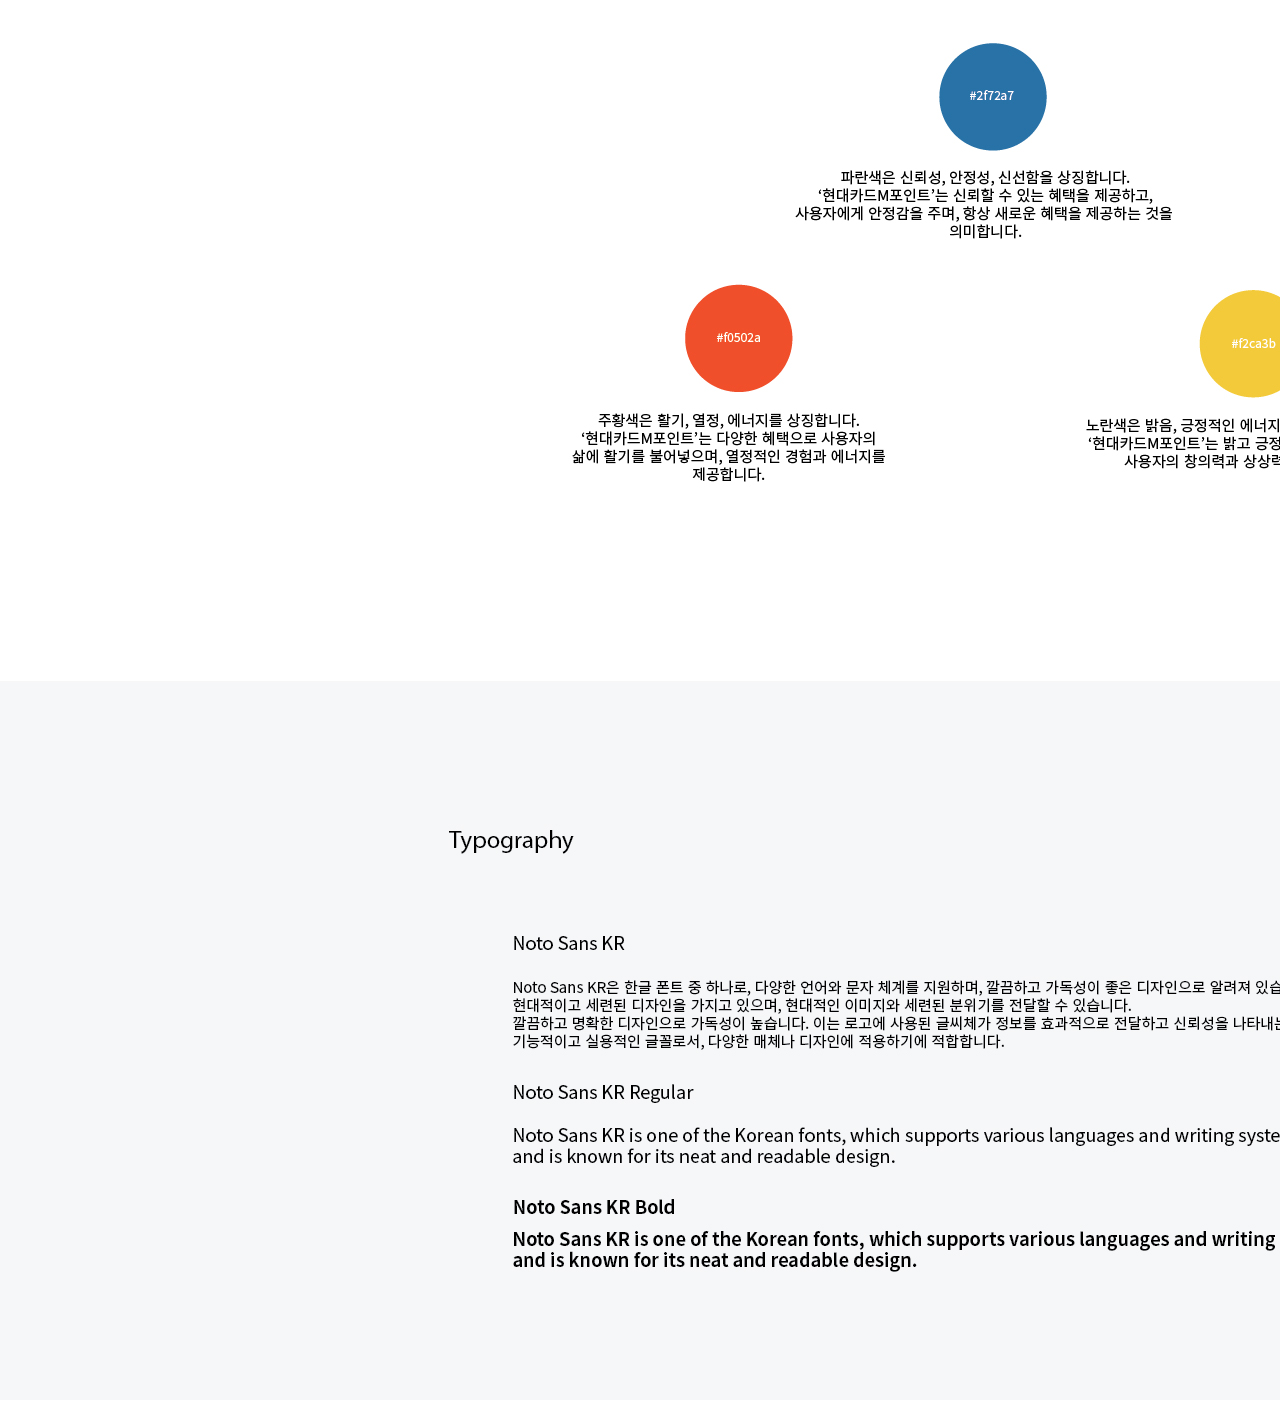
<file: HYUNDAICARD_logo.html>
<!DOCTYPE html>
<html lang="en">
<head>
    <meta charset="UTF-8">
    <meta name="viewport" content="width=device-width, initial-scale=1.0">
    <title>HYUNDAICARD</title>
    <style>
        *{padding: 0; margin: 0;}
        body{overflow-x: hidden;}
    </style>
</head>
<body>
    <img src="images/HYUNDAICARD_logo.jpg">
</body>
</html>
</file>
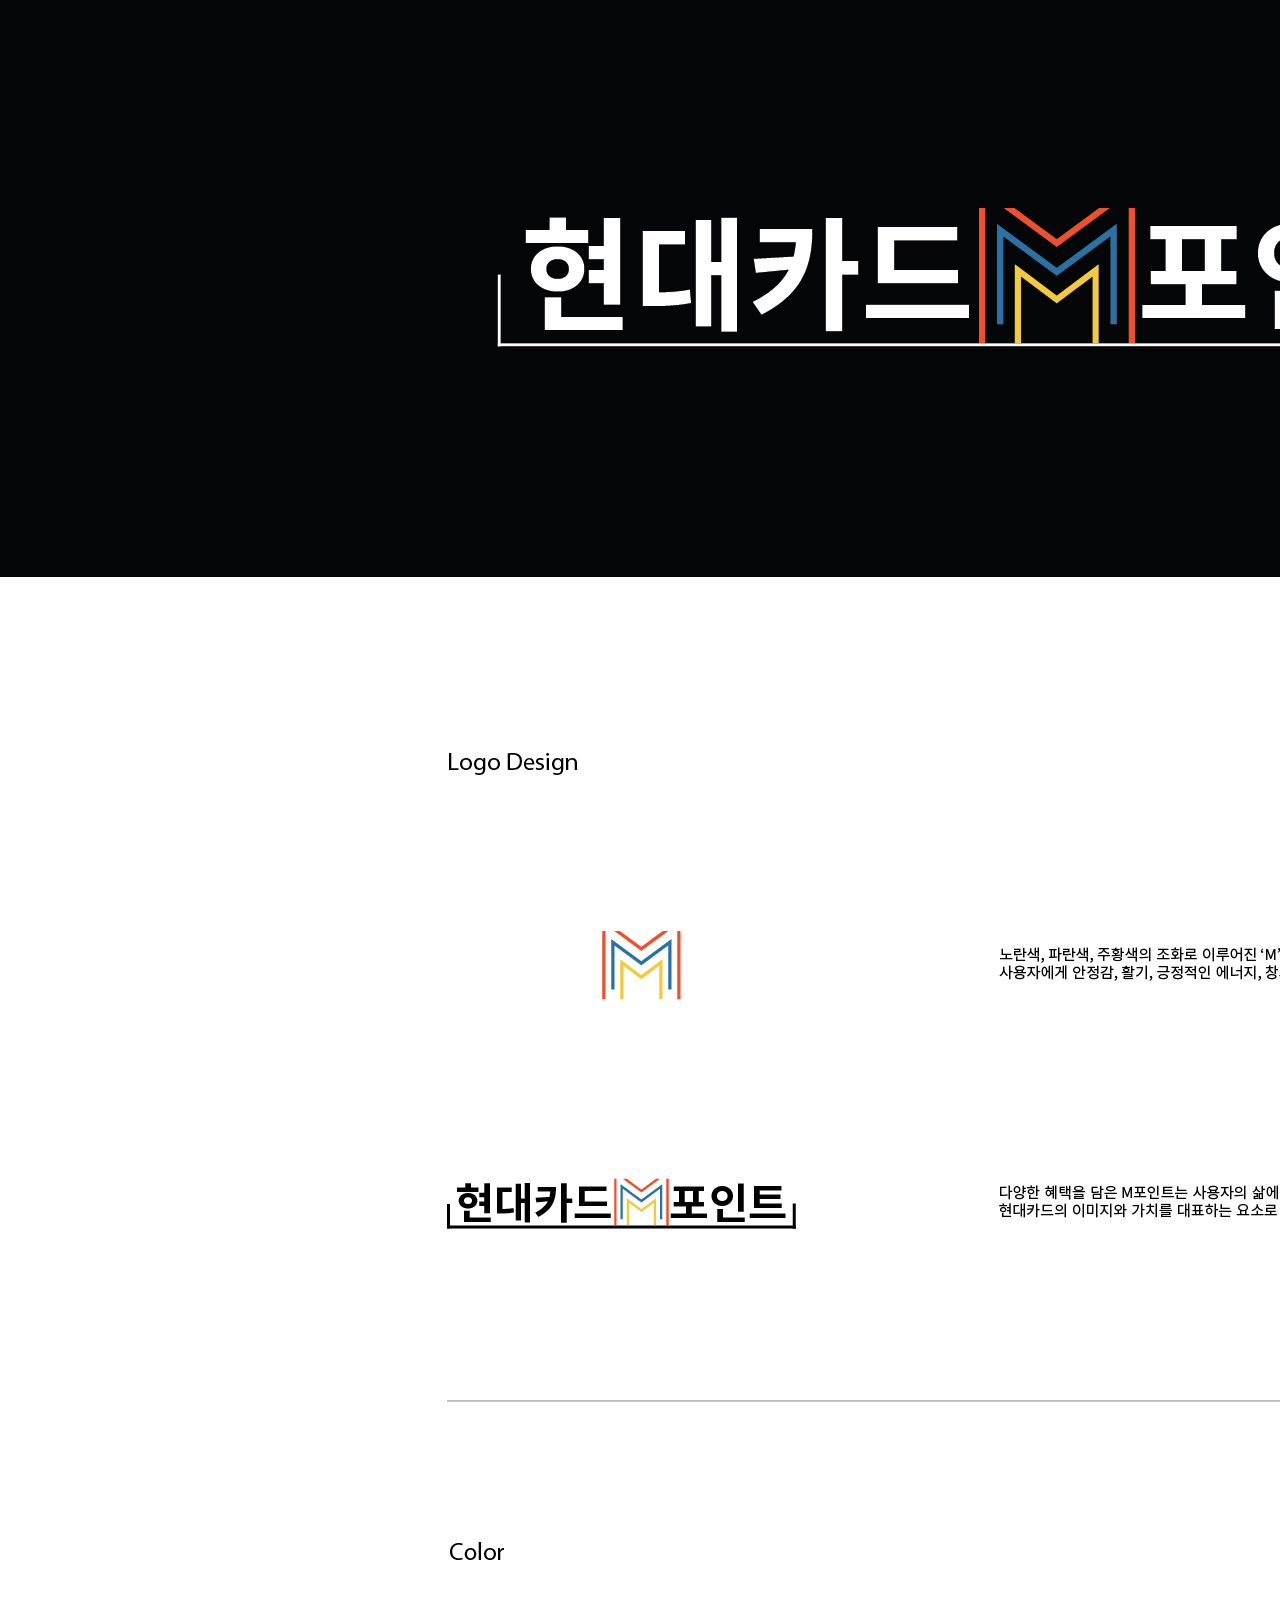
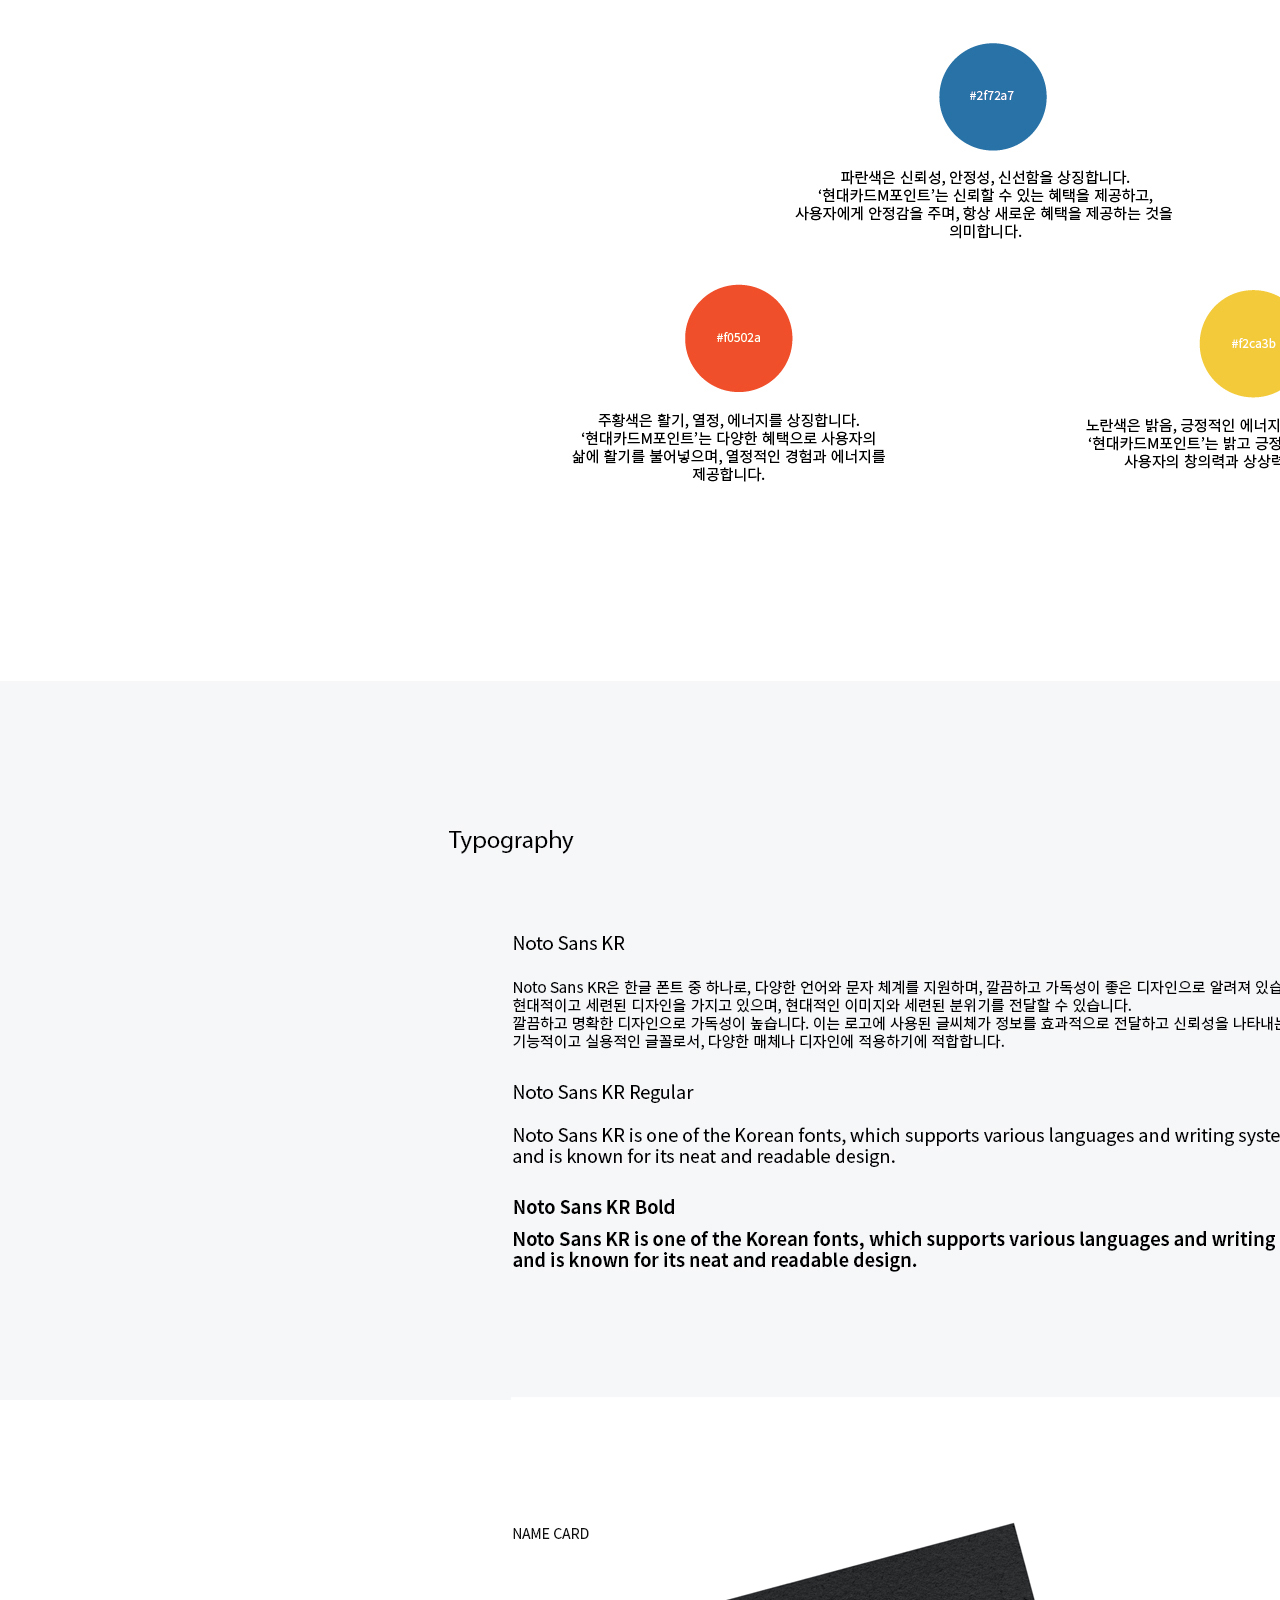
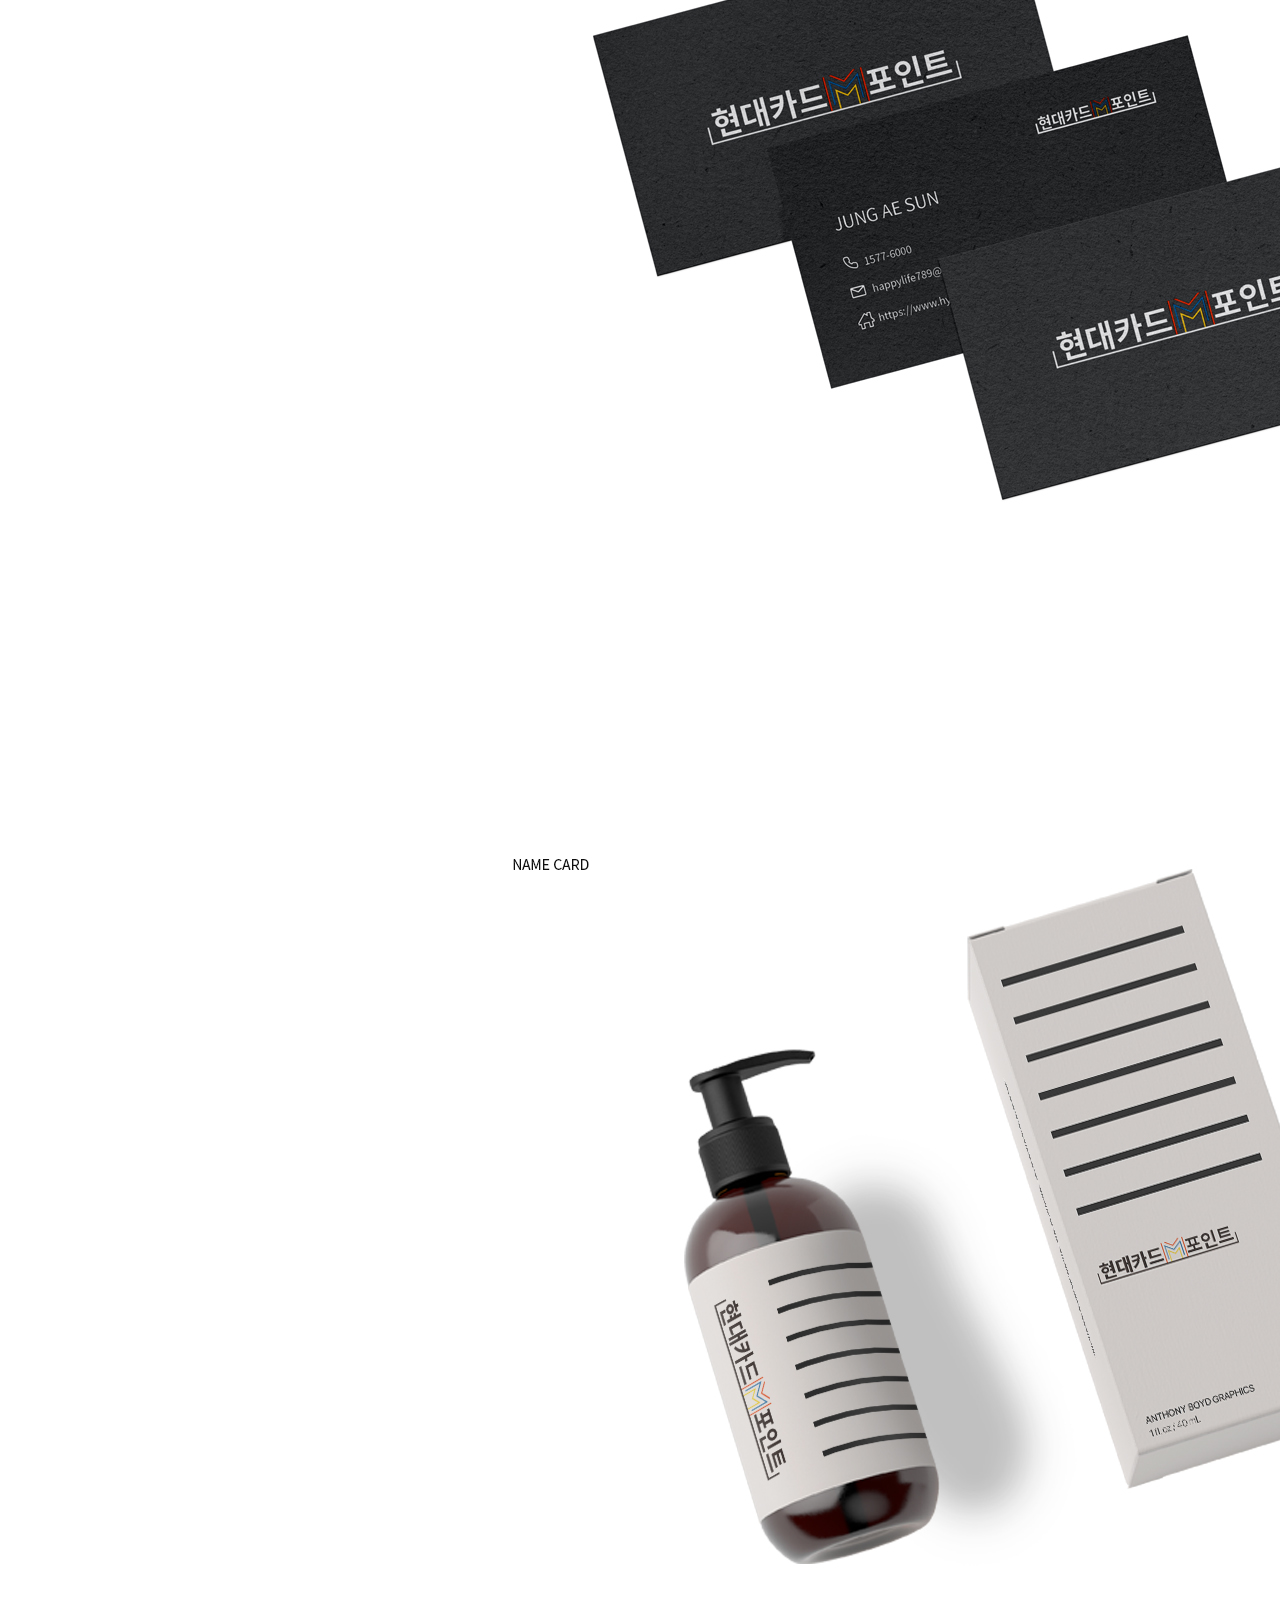
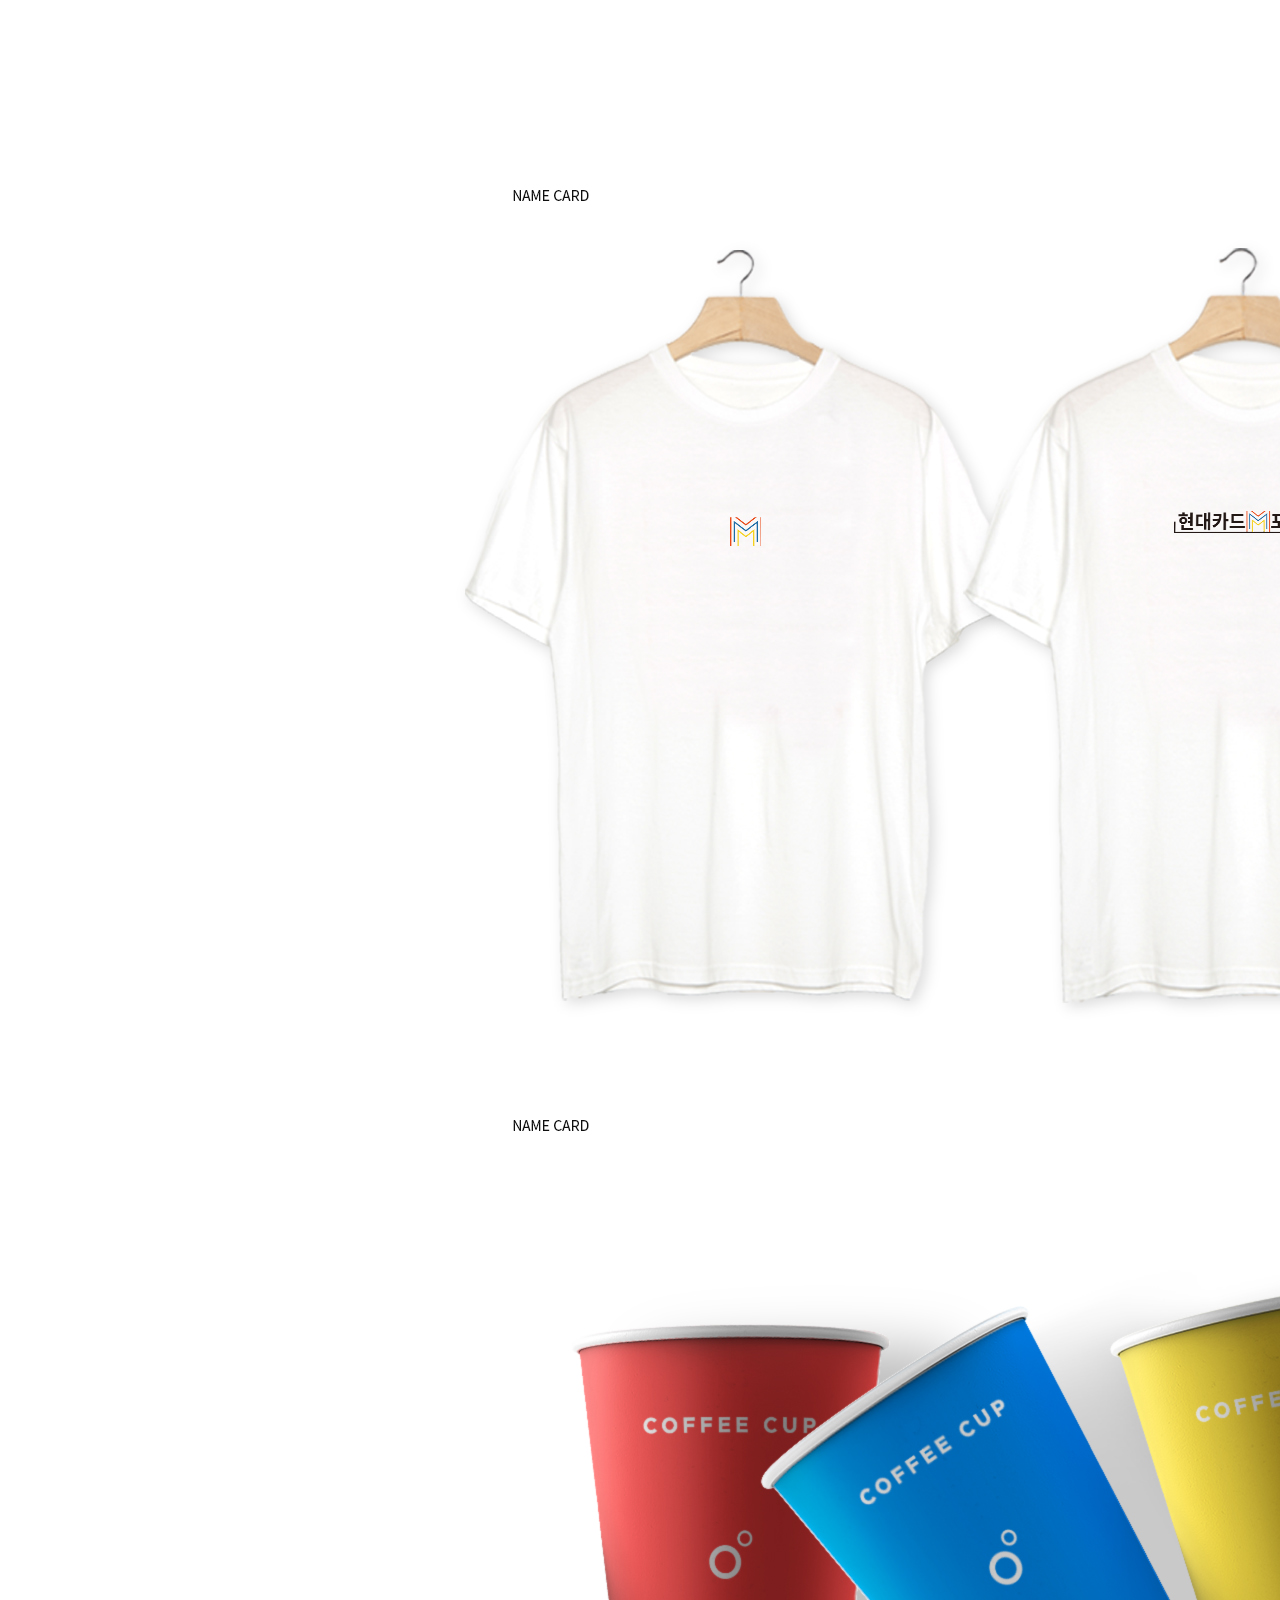
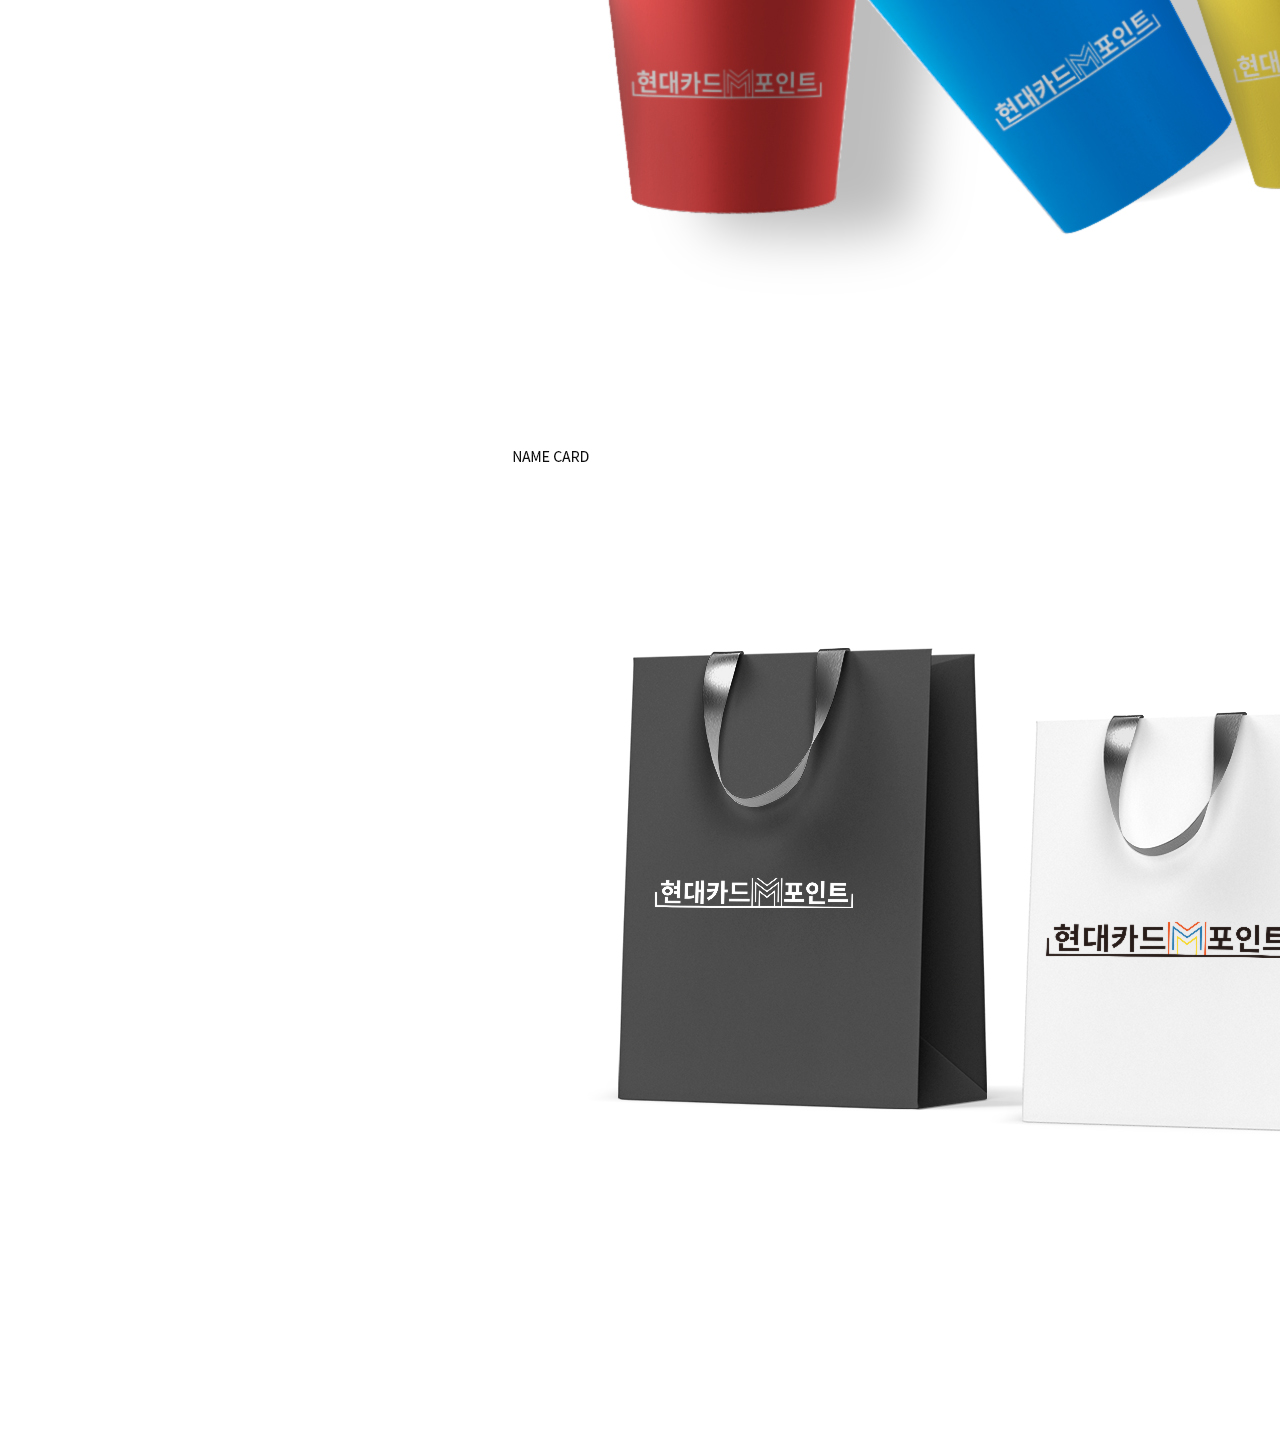
<file: MOKUP.html>
<!DOCTYPE html>
<html lang="en">
<head>
    <meta charset="UTF-8">
    <meta name="viewport" content="width=device-width, initial-scale=1.0">
    <title>DAESANG</title>
    <style>
        *{padding: 0; margin: 0;}
        body{overflow-x: hidden;}
    </style>
</head>
<body>
    <img src="images/MOKUP.jpg">
</body>
</html>
</file>
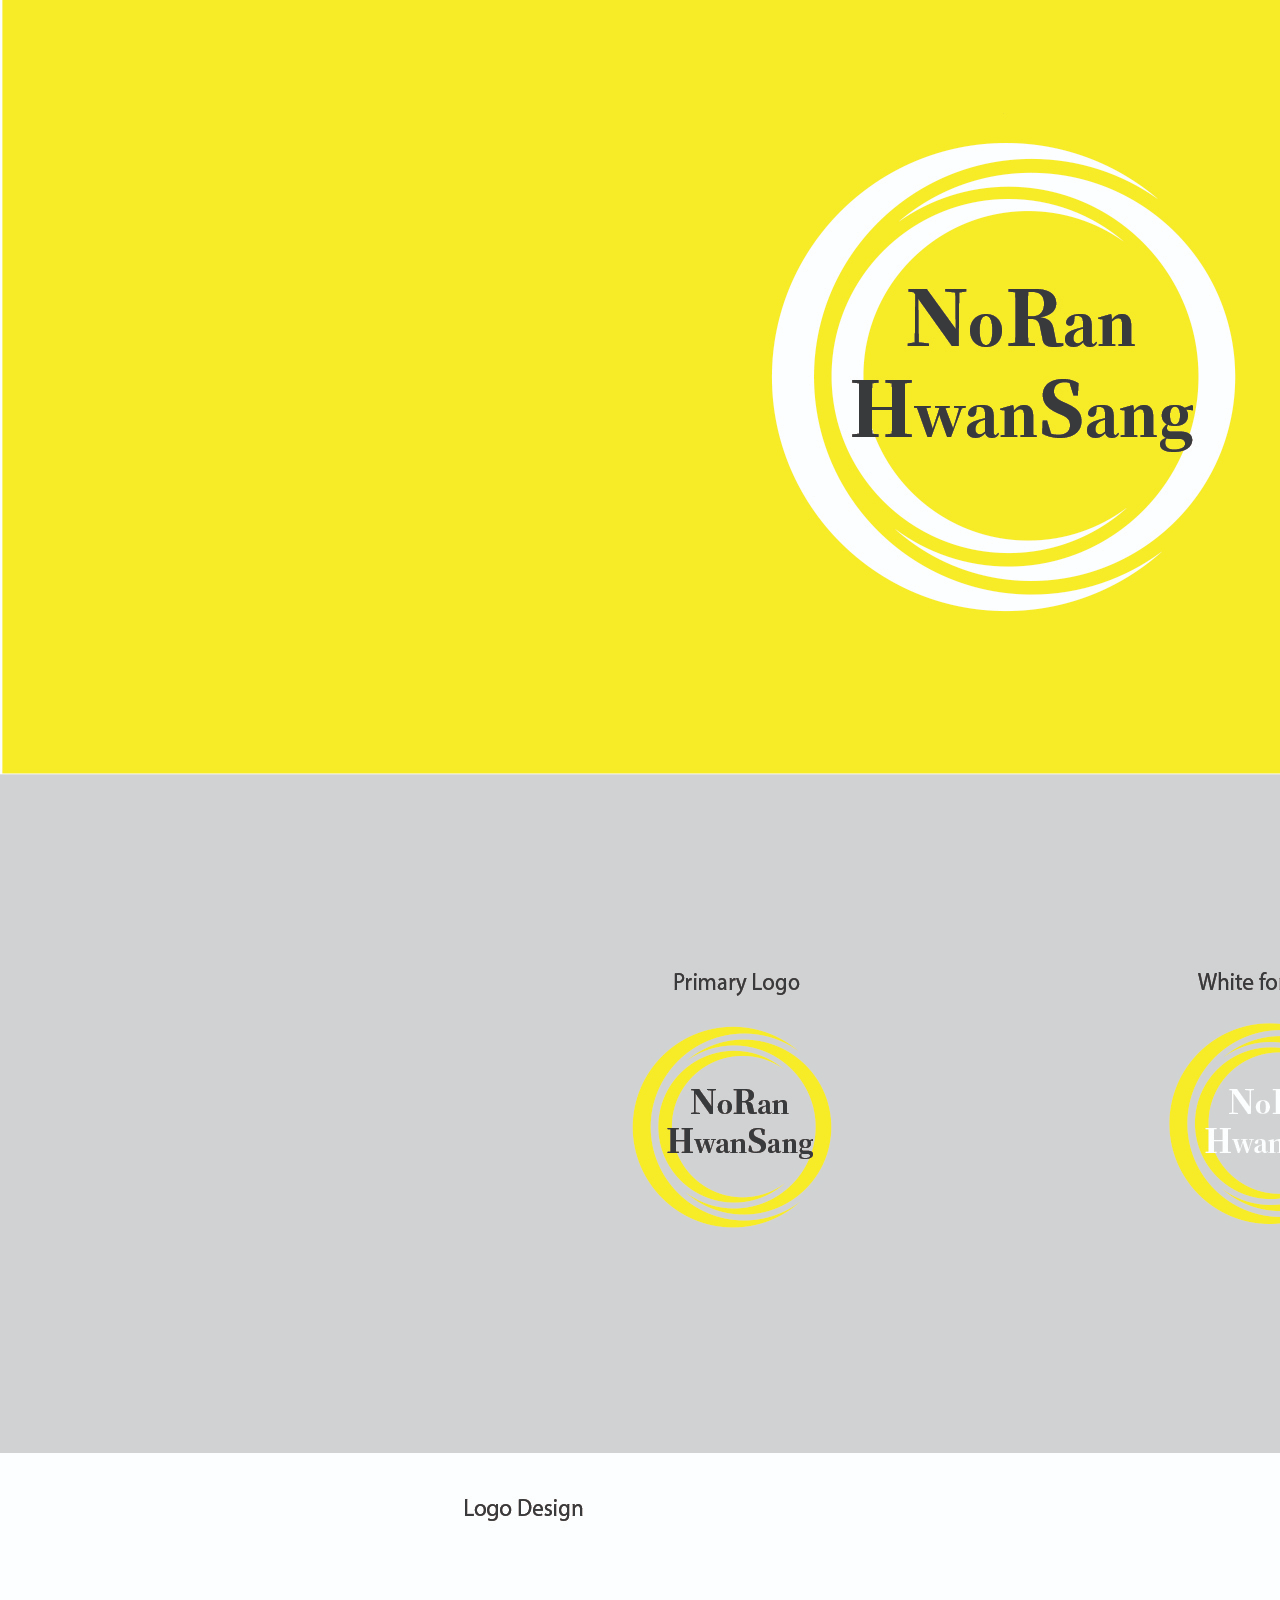
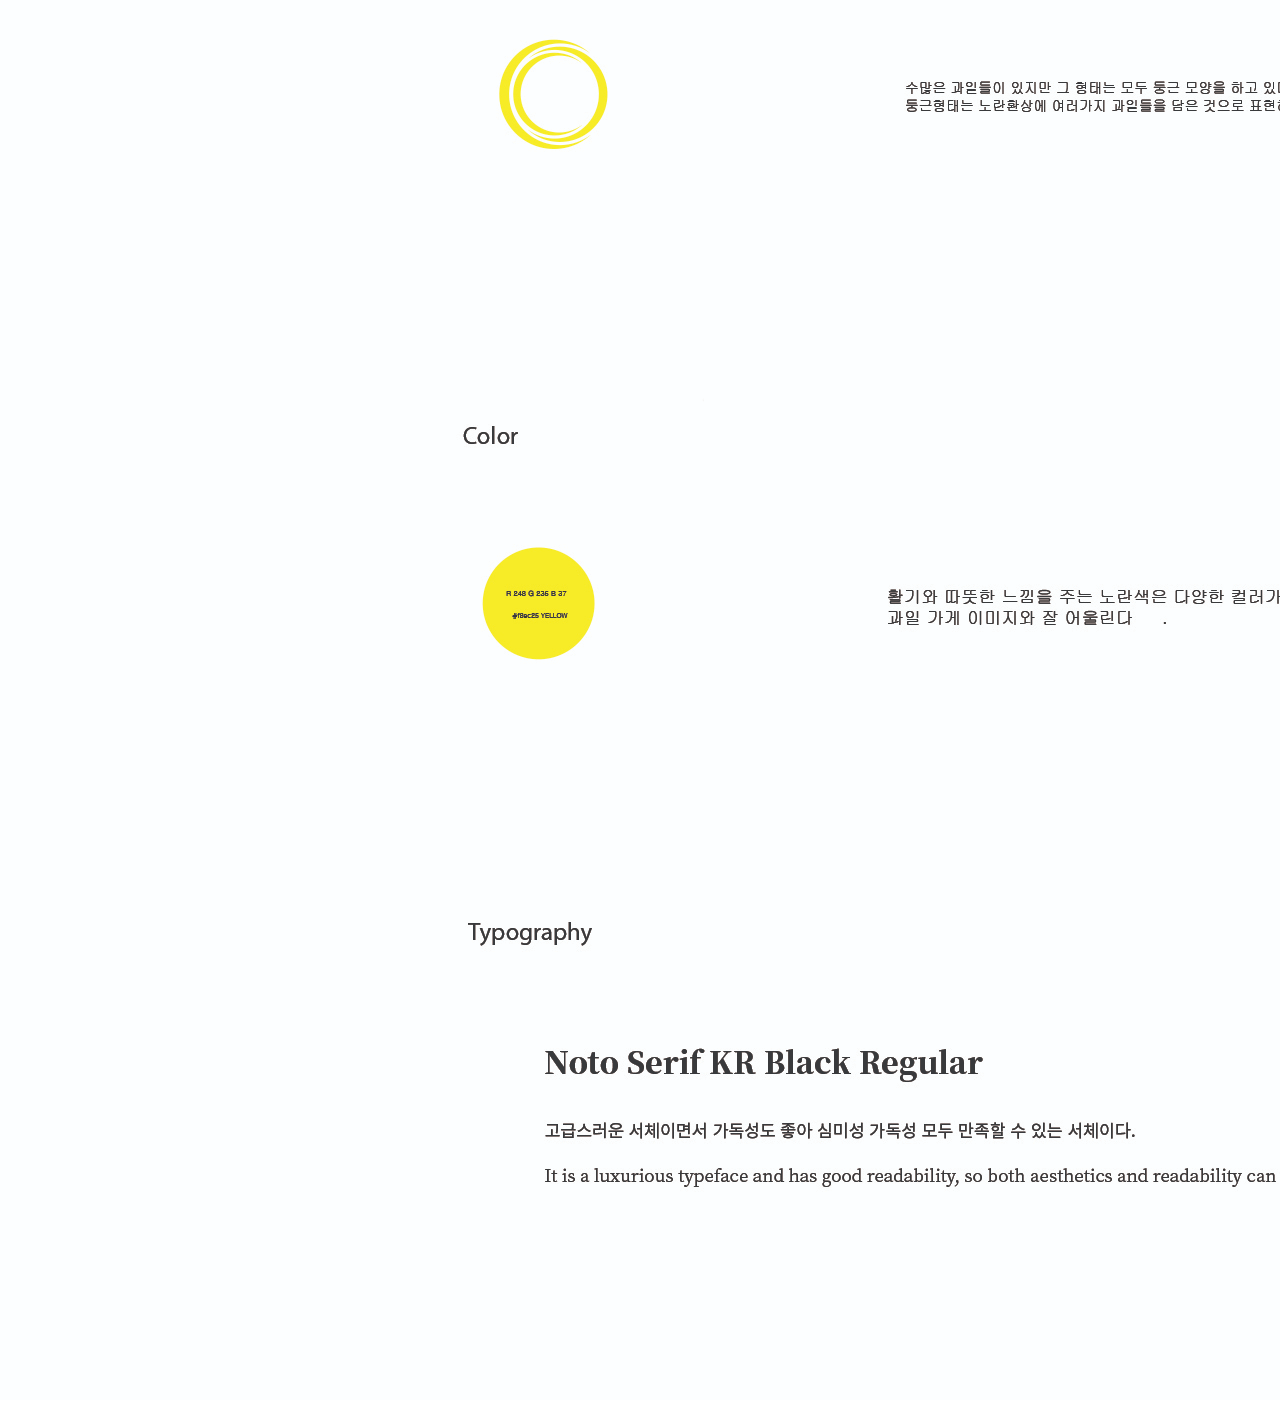
<file: NORANWHANSANG_logo.html>
<!DOCTYPE html>
<html lang="en">
<head>
    <meta charset="UTF-8">
    <meta name="viewport" content="width=device-width, initial-scale=1.0">
    <title>DAESANG</title>
    <style>
        *{padding: 0; margin: 0;}
        body{overflow-x: hidden;}
    </style>
</head>
<body>
    <img src="images/NORANWHANSANG_logo.jpg">
</body>
</html>
</file>
<file: project2/css/style.css>
/* 공통적으로 들어갈것 */
*{padding: 0; margin: 0;}
li{list-style: none;}
.inner{width: 1400px; margin: 0 auto;}
.clear{clear: both;}

/* 헤더부분 */
.header{width: 100%; height: 90px; border-bottom: 1px solid gray; line-height: 90px;}
.logo{width: 180px; height: 30px; float: left; }
.top_banner{float: right;}
.header>.inner{position: relative; width: 1400px; height: 90px;}
.menu{position: absolute; width: 600px; left: 0; right: 0; margin: 0 auto;} 
.menu>li{width: 100px; float: left; }
.one{width: 50px; height: 50px; background-color: #78c0eb; display: inline-block; border-radius: 50%; line-height: 60px; text-align: center;    position: absolute;
    top: 23%;
    margin-left: 5px;}


/* 메인이미지 부분 */
.mainimg{width: 100%; height: 825px; position: relative;}
.main_bg{width: 100%; height: 450px; background-color: #78c0eb; position: absolute; top: 150px;}
.main_img{width: 100%; height: 760px; background-image: url(../images/main_4.png); position: absolute; left: 0; right: 0; margin: 0 auto;}
.phon{width: 495px;
    height: 649px; background-image: url(../images/phon_4.png); position: absolute; left: 140px; right: 0px; margin: 0 auto; background-size: 100%; top: 20%;}

/* 콘텐츠 부분 */
.box1{width: 100%; height: 675px; padding-top: 150px;}
.list{width: 25%; float: left;}
.list>h2{padding-bottom: 20px;}
.list>p{padding-bottom: 40px;}
.color{width: 326px; height: 160px; background-color: #78c0eb; text-align: center; padding-top: 100px; border: 1px solid gray;}
.line{width: 326px; height: 160px; border: 1px solid gray; text-align: center; padding-top: 100px;}
.box1>.inner>.list>p{font-size: 15px; color: gray;}


.box2{width: 100%; height: 240px; border-top: 1px solid gray; border-bottom: 1px solid gray;}
.box_text{float: left; padding-top: 100px;}
.box_img{float: right; padding-top: 25px;}
.go_color{color: #fff;}
.center{width: 124px; height: 40px; background-color: #78c0eb; text-align: center; line-height: 40px; color: white;}
.box2>.inner>.box_text{color: gray; font-weight: bold;}


/* footer */
.footer{width: 100%; height: 100px;}
.footer_info{float: left; font-size: 11px; color: black; padding-top: 30px;}
.footer_info>span{font-size: 13px; font-weight: bold; color: black;}
.footer_btn{float: right; padding-top: 30px;}
.footer_btn>li{float: left; width: 80px; right: 30px; border: 1px solid blue; text-align: center; line-height: 30px; margin-left: 7px;}
.border_none{border: none !important;}
.border_none>select{width: 80px; height: 30px; border: 1px solid gray;}
</file>
<file: project3/css2/style.css>
/* 공통부분 */
*{padding: 0; margin: 0;}
ul{list-style: none;}
.clear{clear: both;}
.inner{width: 1200px; margin: 0 auto;}

/* 헤더부분 */
.heard{width: 100%;}
.top_black{width: 100%; height: 40px; background-color: #060f25; color: white; line-height: 40px;}
.black_left{width: 500px; float: left;}
.black_right{float: right;}
.black_left>li{float: left;}
.black_left>li:before{display: inline-block; content: "|"; padding: 0 10px;}
.black_left>li:nth-child(1):before{display: none;}
.top_white{width: 100%; height: 41px; line-height: 41px;}
.logo{float: left; width: 94px;}
.logo>img{width: 100%; padding-top: 5px;}
.menu{float: right;}
.menu>li{float: left; padding-left: 100px;}

/* 메인이미지 */
.mainimg{width: 100%; height: 635px; background-image: url(../images/mainimg.jpg); background-repeat: no-repeat; background-position: center center; position: relative; background-size: cover;}
.down_btn{position: absolute; width: 75px; height: 75px; left: 0; right: 0; margin: 0 auto; bottom: -5%;}

/* 컨텐츠부분 */
.contents{width: 100%; padding-top: 100px;}
.box1{width: 100%; height: 400px;}
.list{width: 25%; float: left; text-align: center;}
.list>h3{font-size: 25px; padding: 15px 0;}
.list>.one{padding-top: 12px;}
.list>.two{padding-top: 20px;}

.box2{width: 100%; height: 710px; background-color: #ebebeb;}
.box2>.inner>h1{text-align: center; padding: 50px; 0}

.set_left{width: 50%; height: 400px;float: left; background-color: white; border-radius: 15px;}
.set_left>img{border-radius: 15px;}
.set_cen{width: 24%; height: 400px; float: left; margin-left: 1%;}
.set_right{width: 24%; height: 400px; float: right; background-color: white; border-radius: 15px;}
.blue{width: 100%; height: 195px; background-color: #1966af; margin-bottom: 10px; border-radius: 15px; background-image: url(../images/book_icon.png); background-repeat: no-repeat; background-position: 90% 90%;}

.red{width: 100%; height: 195px; background-color: #ed5d24; border-radius: 15px; background-image: url(../images/calendar_icon.png); background-repeat: no-repeat; background-position: right bottom;}

.blue>div{padding: 20px; color: white;}
.blue>div>h3{padding-bottom: 20px;}
.blue>div>p{padding-bottom: 20px;}

.red>div{padding: 20px; color: white;}
.red>div>h3{padding-bottom: 20px;}
.red>div>p{padding-bottom: 20px;}

.set_right>div{padding: 20px;}
.set_right>div>h3{padding-bottom: 20px;}
.set_right>div>p{padding-bottom: 20px;}
.date{font-size: 12px;}
.line{border-bottom: 1px solid #ccc; margin: 20px; 0}
.more{text-decoration: underline; font-size: 14px;}

/* 푸터부분 */
.footer_top{width: 100%; height: 54px; background-color: #122f54; color: white; line-height: 54px;}
.footer_top>.inner>p>span{padding-left: 30px;}
.footer_top>.inner>p>span:nth-child(1){padding-left: 0;}
.footer_bottom{width: 100%; height: 130px; background-color: #061325; color: white; padding-top: 30px;}
.footer_bottom>.inner>p:nth-child(1){font-weight: bold; padding-bottom: 15px; font-size: 18px;}
</file>
<file: project4/css/style.css>
/* 공통 */
* {
    padding: 0;
    margin: 0;
}

li {
    list-style: none;
}

.inner {
    width: 980px;
    margin: 0 auto;
}

.clear {
    clear: both;
}

/* 헤더 부분 */
.header {
    width: 100%;
    height: 101px;
}

.top_header {
    width: 100%;
    height: 34px;
    line-height: 34px;
}

.top_header>.inner>div {
    float: right;
}

.top_header>.inner>div>ul {
    float: left;
    font-size: 12px;
    color: #8f918f;
    padding-right: 20px;
}

.top_header>.inner>div>ul>li {
    float: left;
}

.top_header>.inner>div>ul>li:before {
    display: inline-block;
    content: "|";
    padding: 0 5px;
}

.top_header>.inner>div>ul>li:nth-child(1):before {
    display: none;
}

.app {
    float: left;
    width: 70px;
    height: 34px;
    background-color: #de3226;
    border-radius: 0 0 5px 5px;
    color: #fff;
    text-align: center;
}

.bottom_header {
    width: 100%;
    height: 67px;
    line-height: 67px;
}

.logo {
    float: left;
}

.logo>img {
    vertical-align: text-bottom;
}

.menu {
    float: left;
    width: 690px;
    font-size: 17px;
    font-weight: bold;
}

.menu>li {
    float: left;
    width: 230px;
    text-align: right;
}

.search {
    float: right;
}

.search>img {
    vertical-align: middle;
}

/* 메인이미지 부분 */
.mainimg {
    width: 100%;
    height: 597px;
    background-image: url(../images/현대웹시안_02.jpg);
    background-repeat: no-repeat;
    background-size: cover;
    background-position: center center;
}

.mainimg>.inner {
    position: relative;
    width: 980px;
    height: 597px;
}

.main_text {
    position: absolute;
    top: 65px;
}

.main_text>h3 {
    font-size: 30px;
    color: black;
    font-weight: normal;
}

.main_text>h3>span {
    color: white;
}

.main_text>h1 {
    font-size: 75px;
    color: white;
    padding-bottom: 20px;
}

.main_text>p {
    font-size: 18px;
    color: black;
}

.btn1 {
    width: 135px;
    height: 50px;
    border: 1px solid white;
    border-radius: 50px;
    text-align: center;
    line-height: 50px;
    font-size: 13px;
    margin-top: 113px;
    color: white;
}

.login_btn {
    position: absolute;
    width: 90px;
    height: 71px;
    background-color: #de3226;
    bottom: -45px;
    right: 0;
    text-align: center;
    border-radius: 100px;
    color: #fff;
    font-size: 9px;
    font-weight: bold;
    padding-top: 15px;
}


/* 콘텐츠 부분 */
.box1 {
    width: 100%;
    height: 950px;
}

.box1>.inner {
    position: relative;
    width: 980px;
    height: 950px;
    background-image: url(../images/contents1.jpg);
    background-repeat: no-repeat;
    background-position: center 200px;
}

.box1>.inner>h1 {
    position: absolute;
    top: 175px;
    left: 0;
    right: 0;
    margin: 0 auto;
    text-align: center;
}

.box1>.inner>h1>span:nth-child(1) {
    vertical-align: middle;
    padding-right: 20px;
}

.box1>.inner>.btn2 {
    position: absolute;
    width: 266px;
    height: 70px;
    background-color: #1872b1;
    font-size: 15px;
    color: #fff;
    border-radius: 50px;
    text-align: center;
    line-height: 70px;
    bottom: 0;
    left: 0;
    right: 0;
    margin: 0 auto;
    font-weight: bold;
}

.box2 {
    position: relative;
    width: 100%;
    height: 1043px;
    padding-top: 178px;
}

.box2_bg {
    position: absolute;
    width: 95%;
    height: 704px;
    background-color: #f6f8f6;
    border-radius: 50px 0 0 50px;
    right: 0;
    bottom: 163px;
}

.box2_img {
    position: absolute;
    width: 100%;
    height: 557px;
}

.box2_left {
    width: 50%;
    height: 557px;
    float: left;
    background-image: url(../images/contents2.jpg);
    background-repeat: no-repeat;
    background-size: cover;
    background-position: right center;
}

.box2_right {
    width: 50%;
    height: 557px;
    float: right;
}

.box2_text {
    padding-top: 75px;
    padding-left: 72px;
}

.box2_text>img {
    padding-bottom: 59px;
}

.box2_text>h1 {
    font-size: 44px;
    font-weight: normal;
    padding-bottom: 41px;
}

.box2_text>h1>span {
    font-weight: bold;
}

.box2_text>p {
    font-size: 14px;
    color: #6a6c6a;
    padding-bottom: 55px;
}

.box2_text>.btn2 {
    width: 266px;
    height: 70px;
    background-color: #1872b1;
    border-radius: 50px;
    text-align: center;
    line-height: 70px;
    font-size: 15px;
    color: #fff;
    font-weight: bold;
}

.box2>.inner {
    position: absolute;
    width: 980px;
    left: 0;
    right: 0;
    margin: 0 auto;
    bottom: 0;
}

.card {
    width: 22%;
    height: 365px;
    float: left;
    background-color: #fff;
    text-align: center;
    box-shadow: 0 0 10px #e8eaed;
    border-radius: 10px;
    margin-left: 3%;
}

.card>img:nth-child(1) {
    padding: 77px 0 36px 0;
}

.card>h4 {
    font-size: 19px;
    font-weight: bold;
    padding-bottom: 19px;
}

.card>p {
    font-size: 13px;
    color: #888888;
    padding-bottom: 30px;
}

.box3 {
    position: relative;
    width: 100%;
    height: 804px;
    padding-top: 181px;
}

.box3>.inner {
    
    width: 100%;margin: 0; position: relative;
    
}


.box3>.inner>div{
    
    width: 80%;  position: absolute;  right: 0;
    

}
.box3_right{width: 50%; float: right;}
.box3_right>img{width: 100%;}
.box3_left{width: 40%; float:left; padding-top: 160px;}
.box3_left>h4{font-size: 38px; font-weight: bold;}
.download{font-size: 33px; padding-bottom: 55px;}
.downloadtext{font-size: 13px; letter-spacing: -1px; padding-bottom: 50px;}
.btn_left{width: 30%; height: 70px; float: left; border: 1px solid #b8b8b8; border-radius: 50px; text-align: center; line-height: 70px;}
.btn_right{width: 30%; height: 70px; float: left; border: 1px solid #b8b8b8; border-radius: 50px; text-align: center; line-height: 70px;}





/*  푸터 부분 */
.footer {
    width: 100%;
    height: 256px;
    border-top: 1px solid #e5e5e5;
    font-size: 13ox;
    margin-top: 28px;
}

.footer>.inner {
    padding-top: 60px;
}

.copyright {
    float: left;
    text-align: center;
    color: #969a9b;
}

.copyright>ul {
    width: 100%;
    height: 13px;
    padding: 25px 0;
}

.copyright>ul>li {
    float: left;
}

.copyright>ul>li:before {
    display: inline-block;
    content: "|";
    padding: 0 30px;
}

.copyright>ul>li:nth-child(1):before {
    display: none;
}

.appdownload {
    float: right;
    width: 130px;
    height: 125px;
    border: 1px solid #e5e5e5;
    text-align: center;
    padding-top: 25px;
}

.appdownload>p {
    font-size: 12px;
    letter-spacing: -2px;
    font-weight: bold;
    padding-top: 5px;
}
</file>
